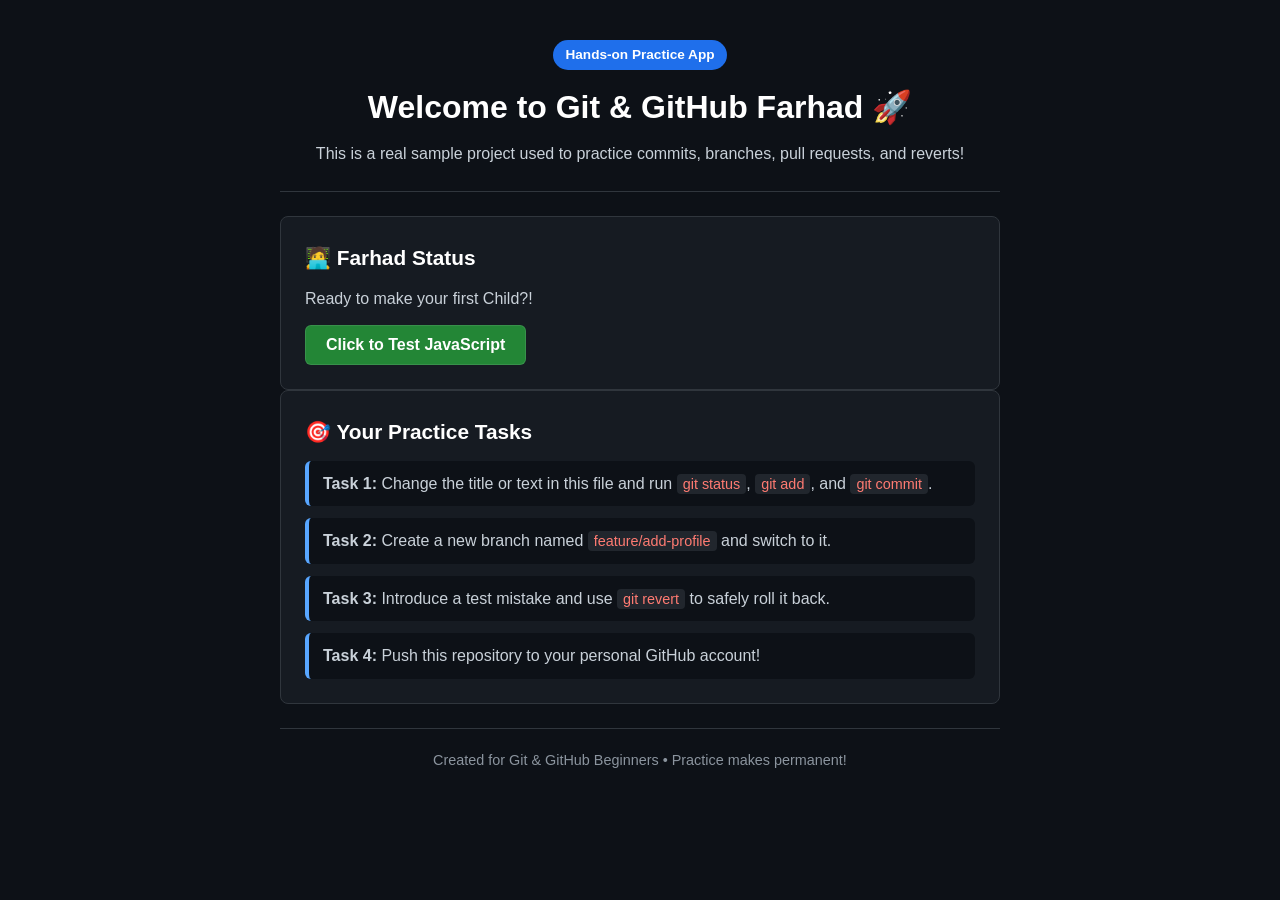
<file: src/index.html>
<!DOCTYPE html>
<html lang="en">
<head>
  <meta charset="UTF-8" />
  <meta name="viewport" content="width=device-width, initial-scale=1.0" />
  <title>Git Practice Playground</title>
  <link rel="stylesheet" href="style.css" />
</head>
<body>
  <div class="container">
    <header>
      <span class="badge">Hands-on Practice App</span>
      <h1>Welcome to Git & GitHub Farhad 🚀</h1>
      <p>This is a real sample project used to practice commits, branches, pull requests, and reverts!</p>
    </header>

    <main>
      <section class="card">
        <h2>🧑‍💻 Farhad Status</h2>
        <p id="dev-status">Ready to make your first Child?!</p>
        <button id="action-btn" class="btn primary">Click to Test JavaScript</button>
      </section>

      <section class="card">
        <h2>🎯 Your Practice Tasks</h2>
        <ul class="task-list">
          <li><strong>Task 1:</strong> Change the title or text in this file and run <code>git status</code>, <code>git add</code>, and <code>git commit</code>.</li>
          <li><strong>Task 2:</strong> Create a new branch named <code>feature/add-profile</code> and switch to it.</li>
          <li><strong>Task 3:</strong> Introduce a test mistake and use <code>git revert</code> to safely roll it back.</li>
          <li><strong>Task 4:</strong> Push this repository to your personal GitHub account!</li>
        </ul>
      </section>
    </main>

    <footer>
      <p>Created for Git & GitHub Beginners • Practice makes permanent!</p>
    </footer>
  </div>
  <script src="app.js"></script>
</body>
</html>
</file>
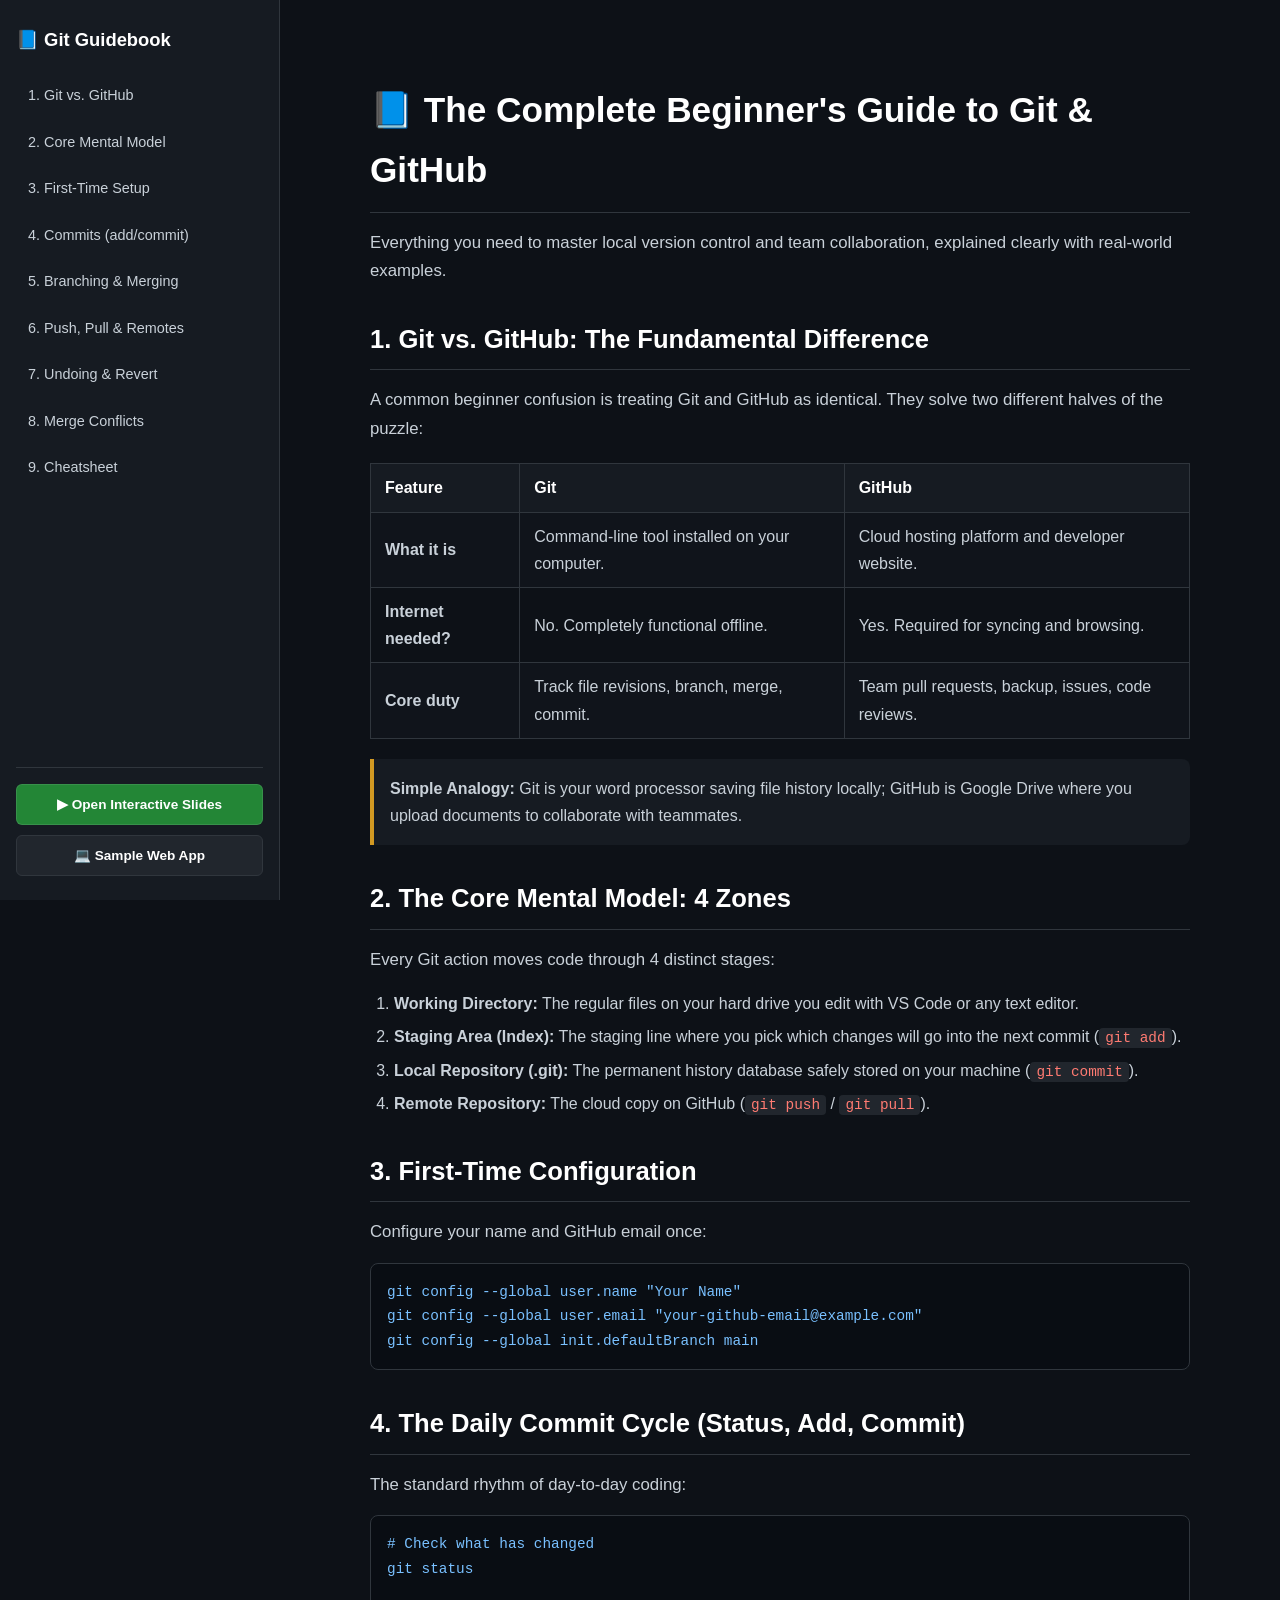
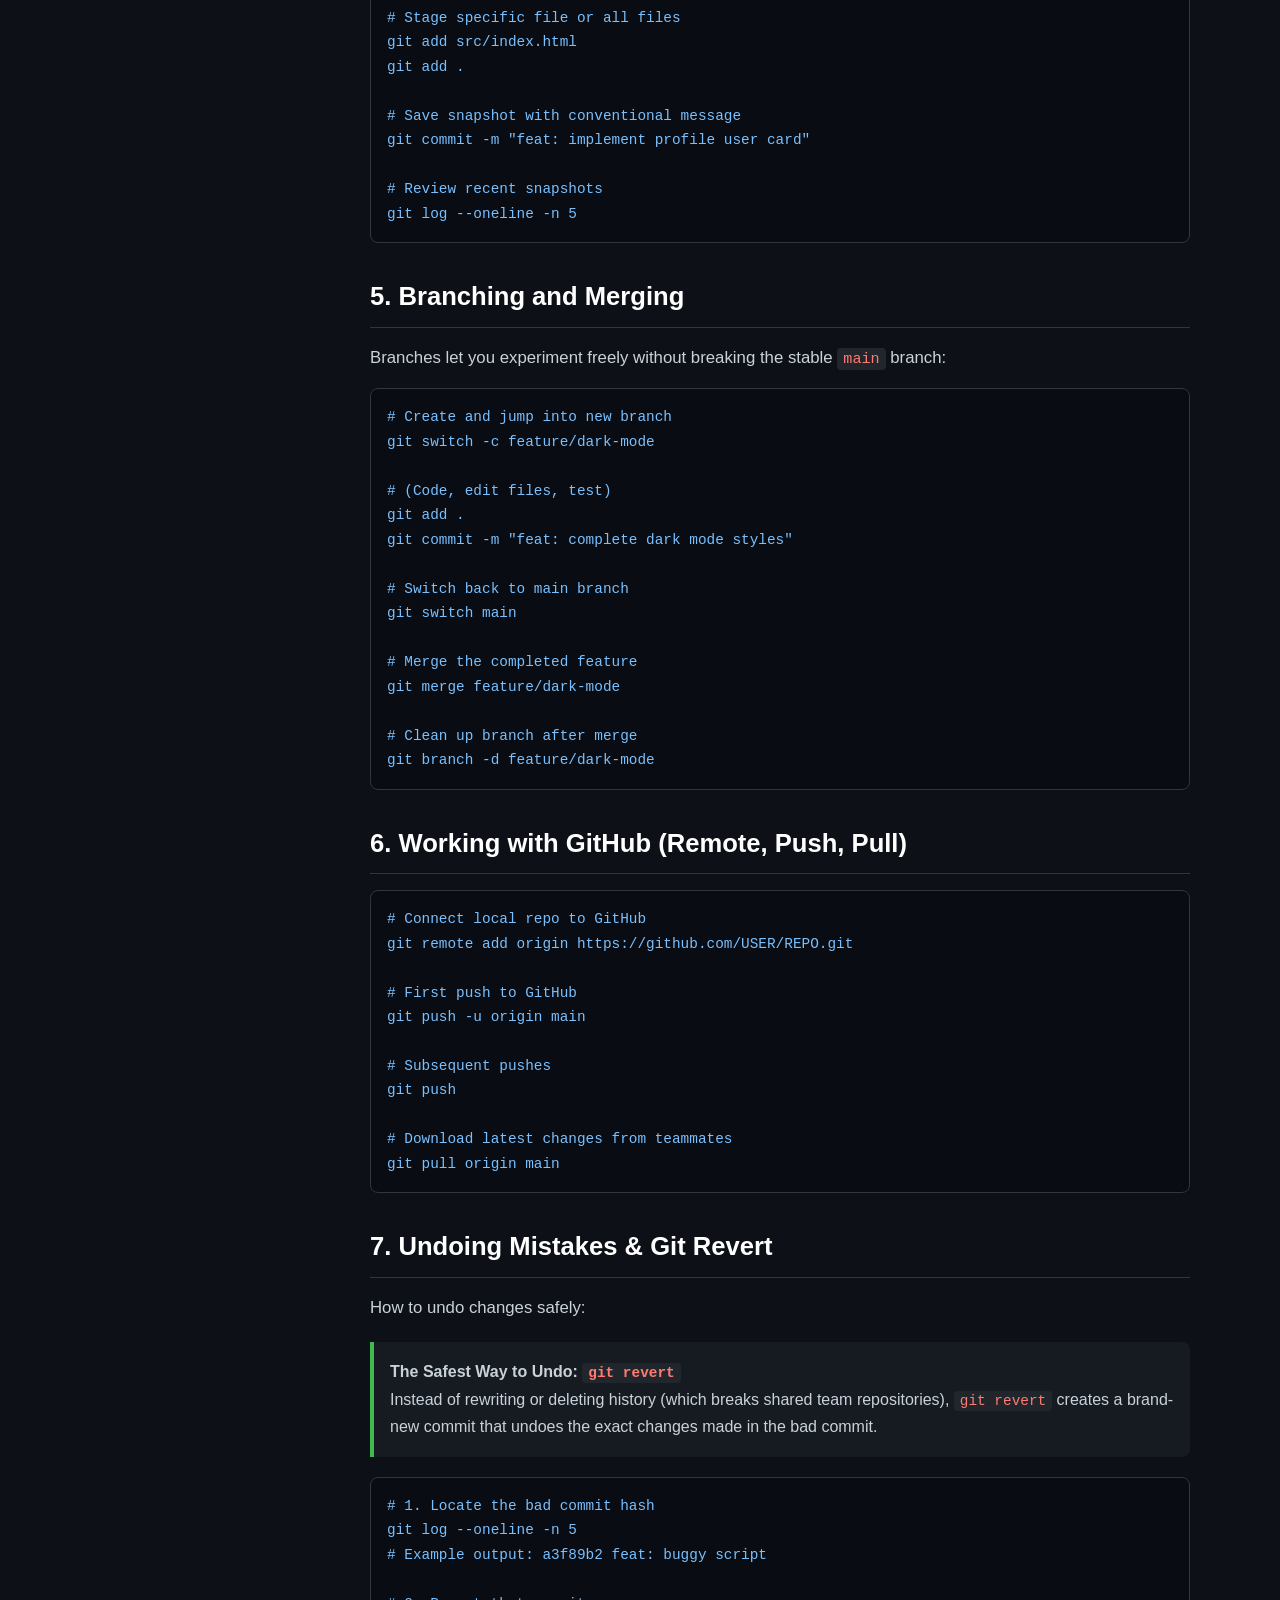
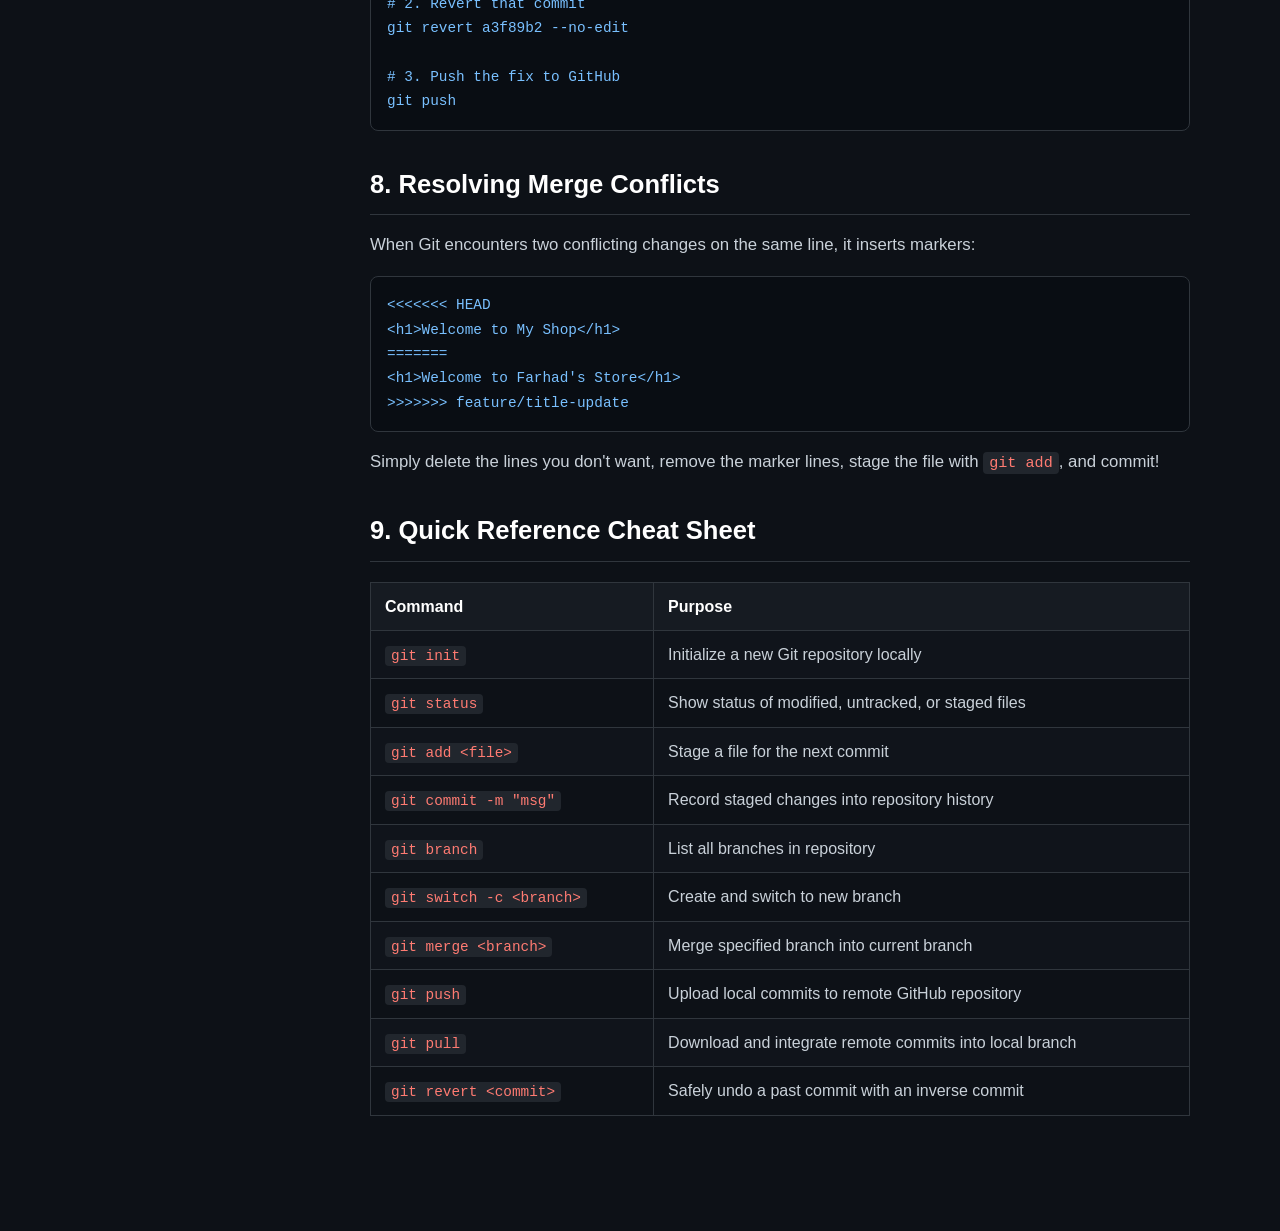
<file: guidebook.html>
<!DOCTYPE html>
<html lang="en">
<head>
  <meta charset="UTF-8">
  <meta name="viewport" content="width=device-width, initial-scale=1.0">
  <title>Git & GitHub Beginner's Handbook</title>
  <style>
    :root {
      --bg: #0d1117;
      --surface: #161b22;
      --border: #30363d;
      --text: #c9d1d9;
      --text-bright: #ffffff;
      --muted: #8b949e;
      --accent: #58a6ff;
      --green: #3fb950;
      --orange: #d29922;
      --red: #ff7b72;
      --sidebar-w: 280px;
    }
    * { box-sizing: border-box; margin: 0; padding: 0; }
    body {
      background: var(--bg);
      color: var(--text);
      font-family: -apple-system, BlinkMacSystemFont, "Segoe UI", Roboto, sans-serif;
      line-height: 1.7;
      display: flex;
    }
    /* Sidebar */
    aside {
      width: var(--sidebar-w);
      height: 100vh;
      position: sticky;
      top: 0;
      background: var(--surface);
      border-right: 1px solid var(--border);
      padding: 24px 16px;
      display: flex;
      flex-direction: column;
      overflow-y: auto;
    }
    aside .brand {
      font-size: 1.15rem;
      font-weight: 700;
      color: var(--text-bright);
      margin-bottom: 20px;
      display: flex;
      align-items: center;
      gap: 10px;
    }
    aside nav {
      display: flex;
      flex-direction: column;
      gap: 6px;
    }
    aside nav a {
      color: var(--text);
      text-decoration: none;
      padding: 8px 12px;
      border-radius: 6px;
      font-size: 0.9rem;
      transition: all 0.15s;
    }
    aside nav a:hover {
      background: #21262d;
      color: var(--accent);
    }
    aside .quick-actions {
      margin-top: auto;
      padding-top: 16px;
      border-top: 1px solid var(--border);
      display: flex;
      flex-direction: column;
      gap: 10px;
    }
    .btn {
      display: inline-block;
      text-align: center;
      padding: 8px 14px;
      border-radius: 6px;
      font-size: 0.85rem;
      font-weight: 600;
      text-decoration: none;
      cursor: pointer;
      border: 1px solid var(--border);
      background: #21262d;
      color: var(--text-bright);
    }
    .btn.primary {
      background: #238636;
      border-color: rgba(240, 246, 252, 0.1);
      color: white;
    }
    .btn:hover { opacity: 0.9; }

    /* Main Content */
    main {
      flex: 1;
      max-width: 900px;
      padding: 48px 40px 100px;
      margin: 0 auto;
    }
    h1, h2, h3 { color: var(--text-bright); margin: 32px 0 16px; }
    h1 { font-size: 2.2rem; border-bottom: 1px solid var(--border); padding-bottom: 12px; }
    h2 { font-size: 1.6rem; border-bottom: 1px solid var(--border); padding-bottom: 8px; }
    h3 { font-size: 1.25rem; }
    p { margin-bottom: 16px; font-size: 1.05rem; }
    ul, ol { margin-bottom: 16px; padding-left: 24px; }
    li { margin-bottom: 6px; }
    code {
      background: #21262d;
      color: var(--red);
      padding: 2px 6px;
      border-radius: 4px;
      font-size: 0.9em;
      font-family: ui-monospace, SFMono-Regular, Menlo, monospace;
    }
    pre {
      background: #090d13;
      border: 1px solid var(--border);
      border-radius: 8px;
      padding: 16px;
      overflow-x: auto;
      margin: 16px 0;
      position: relative;
    }
    pre code {
      background: transparent;
      color: #79c0ff;
      padding: 0;
    }
    .badge {
      display: inline-block;
      padding: 3px 8px;
      border-radius: 12px;
      font-size: 0.75rem;
      font-weight: 600;
      background: #1f6feb;
      color: #fff;
      vertical-align: middle;
      margin-left: 8px;
    }
    .callout {
      background: var(--surface);
      border-left: 4px solid var(--accent);
      border-radius: 0 8px 8px 0;
      padding: 16px;
      margin: 20px 0;
    }
    .callout.green { border-color: var(--green); }
    .callout.orange { border-color: var(--orange); }
    .callout.red { border-color: var(--red); }
    table {
      width: 100%;
      border-collapse: collapse;
      margin: 20px 0;
    }
    th, td {
      border: 1px solid var(--border);
      padding: 10px 14px;
      text-align: left;
    }
    th { background: var(--surface); color: var(--text-bright); }
    tr:nth-child(even) { background: rgba(22, 27, 34, 0.4); }
  </style>
</head>
<body>

  <aside>
    <div class="brand">
      <span>📘 Git Guidebook</span>
    </div>
    <nav>
      <a href="#git-vs-github">1. Git vs. GitHub</a>
      <a href="#mental-model">2. Core Mental Model</a>
      <a href="#config">3. First-Time Setup</a>
      <a href="#commit-cycle">4. Commits (add/commit)</a>
      <a href="#branching">5. Branching & Merging</a>
      <a href="#github-remote">6. Push, Pull & Remotes</a>
      <a href="#git-revert">7. Undoing & Revert</a>
      <a href="#conflicts">8. Merge Conflicts</a>
      <a href="#cheatsheet">9. Cheatsheet</a>
    </nav>
    <div class="quick-actions">
      <a href="slides.html" class="btn primary">▶ Open Interactive Slides</a>
      <a href="src/index.html" class="btn">💻 Sample Web App</a>
    </div>
  </aside>

  <main>
    <h1>📘 The Complete Beginner's Guide to Git & GitHub</h1>
    <p>Everything you need to master local version control and team collaboration, explained clearly with real-world examples.</p>

    <section id="git-vs-github">
      <h2>1. Git vs. GitHub: The Fundamental Difference</h2>
      <p>A common beginner confusion is treating Git and GitHub as identical. They solve two different halves of the puzzle:</p>
      <table>
        <tr>
          <th>Feature</th>
          <th>Git</th>
          <th>GitHub</th>
        </tr>
        <tr>
          <td><strong>What it is</strong></td>
          <td>Command-line tool installed on your computer.</td>
          <td>Cloud hosting platform and developer website.</td>
        </tr>
        <tr>
          <td><strong>Internet needed?</strong></td>
          <td>No. Completely functional offline.</td>
          <td>Yes. Required for syncing and browsing.</td>
        </tr>
        <tr>
          <td><strong>Core duty</strong></td>
          <td>Track file revisions, branch, merge, commit.</td>
          <td>Team pull requests, backup, issues, code reviews.</td>
        </tr>
      </table>
      <div class="callout orange">
        <strong>Simple Analogy:</strong> Git is your word processor saving file history locally; GitHub is Google Drive where you upload documents to collaborate with teammates.
      </div>
    </section>

    <section id="mental-model">
      <h2>2. The Core Mental Model: 4 Zones</h2>
      <p>Every Git action moves code through 4 distinct stages:</p>
      <ol>
        <li><strong>Working Directory:</strong> The regular files on your hard drive you edit with VS Code or any text editor.</li>
        <li><strong>Staging Area (Index):</strong> The staging line where you pick which changes will go into the next commit (<code>git add</code>).</li>
        <li><strong>Local Repository (.git):</strong> The permanent history database safely stored on your machine (<code>git commit</code>).</li>
        <li><strong>Remote Repository:</strong> The cloud copy on GitHub (<code>git push</code> / <code>git pull</code>).</li>
      </ol>
    </section>

    <section id="config">
      <h2>3. First-Time Configuration</h2>
      <p>Configure your name and GitHub email once:</p>
      <pre><code>git config --global user.name "Your Name"
git config --global user.email "your-github-email@example.com"
git config --global init.defaultBranch main</code></pre>
    </section>

    <section id="commit-cycle">
      <h2>4. The Daily Commit Cycle (Status, Add, Commit)</h2>
      <p>The standard rhythm of day-to-day coding:</p>
      <pre><code># Check what has changed
git status

# Stage specific file or all files
git add src/index.html
git add .

# Save snapshot with conventional message
git commit -m "feat: implement profile user card"

# Review recent snapshots
git log --oneline -n 5</code></pre>
    </section>

    <section id="branching">
      <h2>5. Branching and Merging</h2>
      <p>Branches let you experiment freely without breaking the stable <code>main</code> branch:</p>
      <pre><code># Create and jump into new branch
git switch -c feature/dark-mode

# (Code, edit files, test)
git add .
git commit -m "feat: complete dark mode styles"

# Switch back to main branch
git switch main

# Merge the completed feature
git merge feature/dark-mode

# Clean up branch after merge
git branch -d feature/dark-mode</code></pre>
    </section>

    <section id="github-remote">
      <h2>6. Working with GitHub (Remote, Push, Pull)</h2>
      <pre><code># Connect local repo to GitHub
git remote add origin https://github.com/USER/REPO.git

# First push to GitHub
git push -u origin main

# Subsequent pushes
git push

# Download latest changes from teammates
git pull origin main</code></pre>
    </section>

    <section id="git-revert">
      <h2>7. Undoing Mistakes & Git Revert</h2>
      <p>How to undo changes safely:</p>
      <div class="callout green">
        <strong>The Safest Way to Undo: <code>git revert</code></strong><br>
        Instead of rewriting or deleting history (which breaks shared team repositories), <code>git revert</code> creates a brand-new commit that undoes the exact changes made in the bad commit.
      </div>
      <pre><code># 1. Locate the bad commit hash
git log --oneline -n 5
# Example output: a3f89b2 feat: buggy script

# 2. Revert that commit
git revert a3f89b2 --no-edit

# 3. Push the fix to GitHub
git push</code></pre>
    </section>

    <section id="conflicts">
      <h2>8. Resolving Merge Conflicts</h2>
      <p>When Git encounters two conflicting changes on the same line, it inserts markers:</p>
      <pre><code>&lt;&lt;&lt;&lt;&lt;&lt;&lt; HEAD
&lt;h1&gt;Welcome to My Shop&lt;/h1&gt;
=======
&lt;h1&gt;Welcome to Farhad's Store&lt;/h1&gt;
&gt;&gt;&gt;&gt;&gt;&gt;&gt; feature/title-update</code></pre>
      <p>Simply delete the lines you don't want, remove the marker lines, stage the file with <code>git add</code>, and commit!</p>
    </section>

    <section id="cheatsheet">
      <h2>9. Quick Reference Cheat Sheet</h2>
      <table>
        <tr><th>Command</th><th>Purpose</th></tr>
        <tr><td><code>git init</code></td><td>Initialize a new Git repository locally</td></tr>
        <tr><td><code>git status</code></td><td>Show status of modified, untracked, or staged files</td></tr>
        <tr><td><code>git add &lt;file&gt;</code></td><td>Stage a file for the next commit</td></tr>
        <tr><td><code>git commit -m "msg"</code></td><td>Record staged changes into repository history</td></tr>
        <tr><td><code>git branch</code></td><td>List all branches in repository</td></tr>
        <tr><td><code>git switch -c &lt;branch&gt;</code></td><td>Create and switch to new branch</td></tr>
        <tr><td><code>git merge &lt;branch&gt;</code></td><td>Merge specified branch into current branch</td></tr>
        <tr><td><code>git push</code></td><td>Upload local commits to remote GitHub repository</td></tr>
        <tr><td><code>git pull</code></td><td>Download and integrate remote commits into local branch</td></tr>
        <tr><td><code>git revert &lt;commit&gt;</code></td><td>Safely undo a past commit with an inverse commit</td></tr>
      </table>
    </section>
  </main>

</body>
</html>
</file>
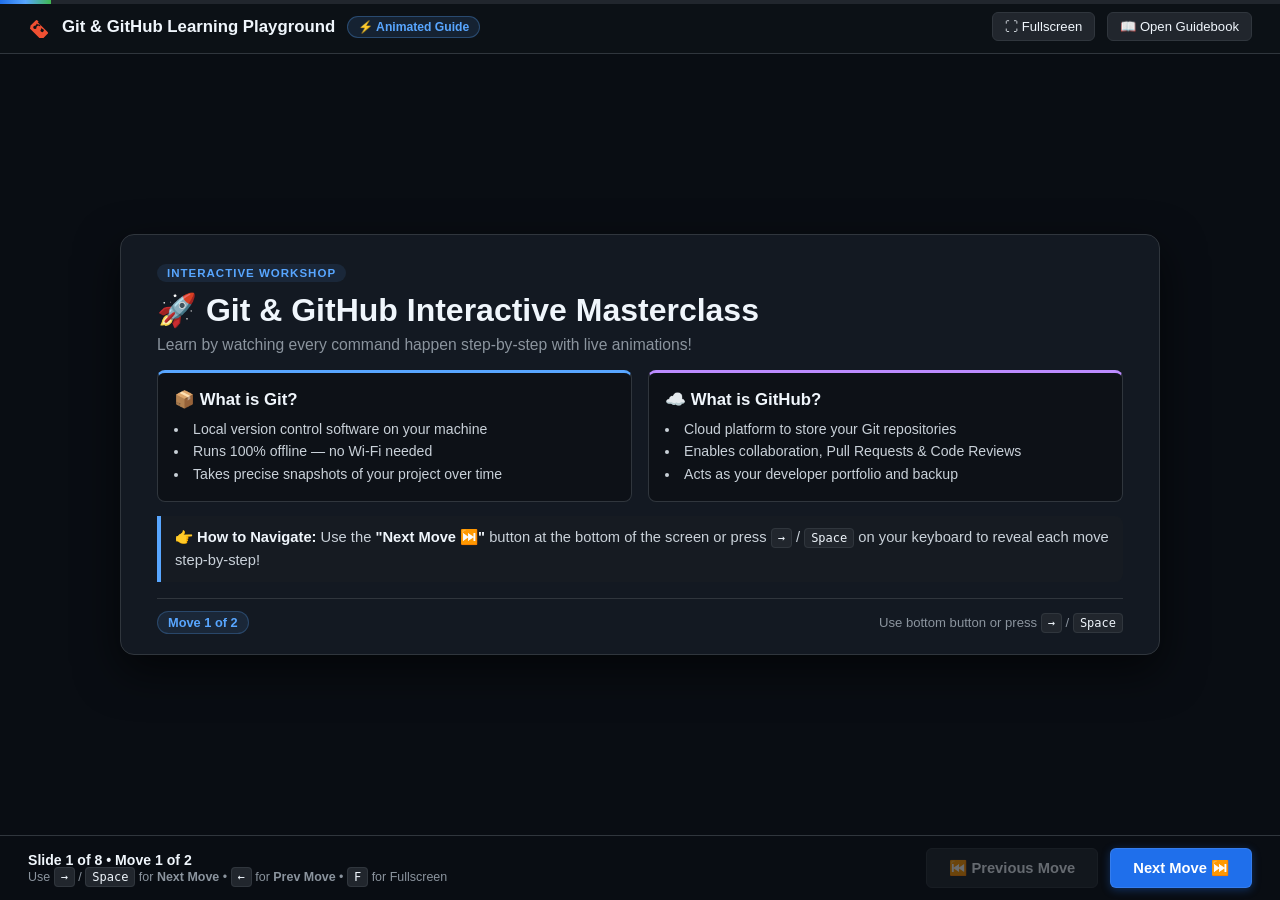
<file: slides.html>
<!DOCTYPE html>
<html lang="en">
<head>
  <meta charset="UTF-8" />
  <meta name="viewport" content="width=device-width, initial-scale=1.0" />
  <title>Git & GitHub Step-by-Step Interactive Learning Deck</title>
  <style>
    :root {
      --bg-dark: #090d13;
      --card-dark: #131922;
      --card-border: #30363d;
      --accent-blue: #58a6ff;
      --accent-green: #3fb950;
      --accent-purple: #bc8cff;
      --accent-orange: #d29922;
      --accent-red: #ff7b72;
      --text-main: #c9d1d9;
      --text-light: #f0f6fc;
      --text-muted: #8b949e;
      --code-bg: #0d1117;
      --term-bg: #04070b;
    }

    * {
      box-sizing: border-box;
      margin: 0;
      padding: 0;
    }

    body {
      background-color: var(--bg-dark);
      color: var(--text-main);
      font-family: -apple-system, BlinkMacSystemFont, "Segoe UI", Roboto, Helvetica, Arial, sans-serif;
      overflow: hidden;
      height: 100vh;
      display: flex;
      flex-direction: column;
      user-select: none;
    }

    /* Top Progress Bar */
    .progress-bar-container {
      width: 100%;
      height: 4px;
      background: #21262d;
      position: absolute;
      top: 0;
      left: 0;
      z-index: 100;
    }
    .progress-bar {
      height: 100%;
      background: linear-gradient(90deg, #1f6feb, #58a6ff, #3fb950);
      width: 10%;
      transition: width 0.3s ease;
    }

    /* Top Navigation Header */
    header {
      padding: 12px 28px;
      display: flex;
      justify-content: space-between;
      align-items: center;
      border-bottom: 1px solid var(--card-border);
      background: rgba(13, 17, 23, 0.95);
      z-index: 50;
    }

    .brand {
      display: flex;
      align-items: center;
      gap: 12px;
      font-weight: 700;
      font-size: 1.05rem;
      color: var(--text-light);
    }

    .git-icon {
      fill: #f05032;
      width: 22px;
      height: 22px;
    }

    .header-controls {
      display: flex;
      gap: 12px;
      align-items: center;
    }

    .mode-badge {
      background: rgba(88, 166, 255, 0.12);
      color: var(--accent-blue);
      border: 1px solid rgba(88, 166, 255, 0.3);
      padding: 3px 10px;
      border-radius: 20px;
      font-size: 0.76rem;
      font-weight: 600;
    }

    button.icon-btn {
      background: #21262d;
      color: var(--text-light);
      border: 1px solid var(--card-border);
      border-radius: 6px;
      padding: 6px 12px;
      cursor: pointer;
      font-size: 0.82rem;
      transition: all 0.2s;
    }
    button.icon-btn:hover {
      background: #30363d;
      border-color: #8b949e;
    }

    /* Slide Stage */
    .deck-container {
      flex: 1;
      display: flex;
      justify-content: center;
      align-items: center;
      padding: 16px 24px;
      position: relative;
      overflow: hidden;
    }

    .slide {
      display: none;
      width: 100%;
      max-width: 1040px;
      background: var(--card-dark);
      border: 1px solid var(--card-border);
      border-radius: 14px;
      padding: 28px 36px 20px;
      box-shadow: 0 16px 44px rgba(0, 0, 0, 0.6);
      max-height: 84vh;
      overflow-y: auto;
      animation: slideIn 0.25s cubic-bezier(0.16, 1, 0.3, 1);
    }

    .slide.active {
      display: block;
    }

    @keyframes slideIn {
      from { opacity: 0; transform: translateY(8px) scale(0.99); }
      to { opacity: 1; transform: translateY(0) scale(1); }
    }

    /* Typography */
    .slide-tag {
      display: inline-block;
      text-transform: uppercase;
      font-size: 0.72rem;
      letter-spacing: 1px;
      font-weight: 700;
      color: var(--accent-blue);
      background: rgba(88, 166, 255, 0.1);
      padding: 3px 10px;
      border-radius: 20px;
      margin-bottom: 8px;
    }

    h1.title {
      font-size: 2rem;
      color: var(--text-light);
      margin-bottom: 6px;
      line-height: 1.25;
    }

    h2.title {
      font-size: 1.6rem;
      color: var(--text-light);
      margin-bottom: 6px;
    }

    .subtitle {
      font-size: 0.98rem;
      color: var(--text-muted);
      margin-bottom: 16px;
    }

    /* Step Timeline Chips (Clickable) */
    .step-stepper {
      display: flex;
      gap: 10px;
      margin: 14px 0 18px;
      flex-wrap: wrap;
    }

    .step-chip {
      padding: 6px 14px;
      border-radius: 20px;
      background: #1c2430;
      border: 1px solid var(--card-border);
      font-size: 0.82rem;
      font-weight: 600;
      color: var(--text-muted);
      cursor: pointer;
      display: flex;
      align-items: center;
      gap: 6px;
      transition: all 0.25s ease;
    }

    .step-chip:hover {
      background: #273344;
      color: var(--text-light);
    }

    .step-chip.active {
      background: #1f6feb;
      border-color: #58a6ff;
      color: #ffffff;
      box-shadow: 0 0 12px rgba(31, 111, 235, 0.45);
      transform: translateY(-2px);
    }

    .step-chip.done {
      background: #162c1e;
      border-color: #2ea043;
      color: #7ee787;
    }

    /* Step Content Area */
    .step-panel {
      display: none;
      animation: fadeInStep 0.25s ease;
    }

    .step-panel.active {
      display: block;
    }

    @keyframes fadeInStep {
      from { opacity: 0; transform: translateY(4px); }
      to { opacity: 1; transform: translateY(0); }
    }

    /* Live Visual Stage Animation Box */
    .interactive-stage {
      background: #090d13;
      border: 1px solid var(--card-border);
      border-radius: 12px;
      padding: 16px 20px;
      margin: 12px 0 16px;
      display: flex;
      align-items: center;
      justify-content: space-between;
      gap: 10px;
      position: relative;
    }

    .stage-zone {
      flex: 1;
      background: #131922;
      border: 2px dashed #30363d;
      border-radius: 10px;
      padding: 12px 10px;
      min-height: 120px;
      display: flex;
      flex-direction: column;
      align-items: center;
      justify-content: flex-start;
      position: relative;
      transition: all 0.3s ease;
    }

    .stage-divider-arrow {
      color: #484f58;
      font-size: 1.2rem;
      font-weight: bold;
      user-select: none;
    }

    .stage-zone.highlight {
      border: 2px solid var(--accent-blue);
      box-shadow: 0 0 16px rgba(88, 166, 255, 0.25);
      background: #17212e;
    }

    .stage-zone.highlight-green {
      border: 2px solid var(--accent-green);
      box-shadow: 0 0 16px rgba(63, 185, 80, 0.25);
      background: #122419;
    }

    .stage-zone.highlight-purple {
      border: 2px solid var(--accent-purple);
      box-shadow: 0 0 16px rgba(188, 140, 255, 0.25);
      background: #23192e;
    }

    .zone-title {
      font-size: 0.74rem;
      font-weight: 700;
      text-transform: uppercase;
      letter-spacing: 0.5px;
      color: var(--text-muted);
      margin-bottom: 8px;
    }

    /* Animated Items */
    .file-badge {
      padding: 6px 12px;
      background: #21262d;
      border: 1px solid var(--card-border);
      border-radius: 6px;
      font-size: 0.8rem;
      font-family: monospace;
      color: var(--text-light);
      display: flex;
      align-items: center;
      gap: 6px;
      transition: all 0.3s cubic-bezier(0.34, 1.56, 0.64, 1);
      margin-top: 4px;
    }

    .file-badge.modified {
      border-color: var(--accent-red);
      color: var(--accent-red);
      background: rgba(255, 123, 114, 0.1);
      animation: pulseRed 2s infinite;
    }

    .file-badge.staged {
      border-color: var(--accent-green);
      color: var(--accent-green);
      background: rgba(63, 185, 80, 0.15);
      animation: bounceIn 0.35s ease;
    }

    .commit-box {
      background: #1f6feb;
      color: white;
      padding: 6px 12px;
      border-radius: 8px;
      font-size: 0.78rem;
      font-weight: 600;
      text-align: center;
      box-shadow: 0 4px 10px rgba(31, 111, 235, 0.3);
      animation: bounceIn 0.35s ease;
      margin-top: 4px;
    }

    .cloud-status {
      display: flex;
      flex-direction: column;
      align-items: center;
      justify-content: center;
      gap: 4px;
      font-size: 0.78rem;
      color: var(--text-muted);
      margin-top: 6px;
    }

    .cloud-status.synced {
      color: var(--accent-green);
      font-weight: 600;
      animation: bounceIn 0.35s ease;
    }

    @keyframes pulseRed {
      0% { box-shadow: 0 0 0 0 rgba(255, 123, 114, 0.4); }
      70% { box-shadow: 0 0 0 8px rgba(255, 123, 114, 0); }
      100% { box-shadow: 0 0 0 0 rgba(255, 123, 114, 0); }
    }

    @keyframes bounceIn {
      0% { transform: scale(0.7); opacity: 0; }
      70% { transform: scale(1.06); }
      100% { transform: scale(1); opacity: 1; }
    }

    /* Terminal Simulation Window */
    .terminal-window {
      background: var(--term-bg);
      border: 1px solid var(--card-border);
      border-radius: 8px;
      overflow: hidden;
      margin-top: 12px;
    }

    .terminal-bar {
      background: #161b22;
      padding: 6px 12px;
      display: flex;
      align-items: center;
      gap: 8px;
      border-bottom: 1px solid var(--card-border);
    }

    .dot {
      width: 9px;
      height: 9px;
      border-radius: 50%;
    }
    .dot.red { background: #ff5f56; }
    .dot.yellow { background: #ffbd2e; }
    .dot.green { background: #27c93f; }

    .terminal-title {
      font-size: 0.72rem;
      color: var(--text-muted);
      margin-left: 6px;
      font-family: monospace;
    }

    .terminal-body {
      padding: 12px 16px;
      font-family: ui-monospace, SFMono-Regular, "SF Mono", Menlo, Consolas, monospace;
      font-size: 0.88rem;
      line-height: 1.55;
      color: #79c0ff;
    }

    .term-prompt { color: var(--accent-green); font-weight: 600; }
    .term-cmd { color: #ffffff; font-weight: 700; }
    .term-out { color: #8b949e; display: block; margin-top: 3px; }

    /* Explanation Cards */
    .action-explainer {
      background: #161b22;
      border-left: 4px solid var(--accent-blue);
      padding: 10px 14px;
      border-radius: 0 8px 8px 0;
      margin-top: 10px;
      font-size: 0.92rem;
      line-height: 1.55;
    }

    .action-explainer strong { color: var(--text-light); }

    /* Slide Card Footer: Clean Status Indicator (NO duplicate buttons) */
    .slide-footer-status {
      display: flex;
      justify-content: space-between;
      align-items: center;
      margin-top: 16px;
      padding-top: 12px;
      border-top: 1px solid var(--card-border);
    }

    .step-pill {
      font-size: 0.8rem;
      font-weight: 600;
      color: var(--accent-blue);
      background: rgba(88, 166, 255, 0.1);
      padding: 3px 10px;
      border-radius: 12px;
      border: 1px solid rgba(88, 166, 255, 0.25);
    }

    .step-prompt-text {
      font-size: 0.82rem;
      color: var(--text-muted);
    }

    /* Fixed Bottom Control Bar (SINGLE Source of Truth for buttons) */
    footer.bottom-bar {
      padding: 12px 28px;
      display: flex;
      justify-content: space-between;
      align-items: center;
      border-top: 1px solid var(--card-border);
      background: var(--bg-dark);
      z-index: 50;
    }

    .bottom-status-block {
      display: flex;
      flex-direction: column;
      gap: 2px;
    }

    .bottom-slide-info {
      font-size: 0.88rem;
      font-weight: 700;
      color: var(--text-light);
    }

    .shortcut-hint {
      font-size: 0.78rem;
      color: var(--text-muted);
    }
    kbd {
      background: #21262d;
      border: 1px solid var(--card-border);
      border-radius: 4px;
      padding: 2px 6px;
      font-size: 0.75rem;
      color: var(--text-light);
    }

    .nav-buttons {
      display: flex;
      gap: 12px;
    }

    .nav-btn {
      padding: 10px 22px;
      font-size: 0.92rem;
      font-weight: 600;
      border-radius: 6px;
      cursor: pointer;
      display: flex;
      align-items: center;
      gap: 6px;
      border: 1px solid var(--card-border);
      transition: all 0.2s ease;
    }

    .nav-btn.prev {
      background: #21262d;
      color: var(--text-light);
    }
    .nav-btn.prev:hover:not(:disabled) {
      background: #30363d;
    }

    .nav-btn.next {
      background: #1f6feb;
      color: #fff;
      border-color: rgba(240, 246, 252, 0.1);
      box-shadow: 0 2px 8px rgba(31, 111, 235, 0.35);
    }
    .nav-btn.next:hover {
      background: #388bfd;
      transform: translateY(-1px);
    }

    /* Redesigned Branch Tree: No Crammed Text! */
    .branch-tree-container {
      background: #090d13;
      border: 1px solid var(--card-border);
      border-radius: 12px;
      padding: 22px 24px 18px;
      margin: 14px 0;
      overflow-x: auto;
    }

    .branch-tree-row {
      display: flex;
      align-items: center;
      justify-content: space-between;
      position: relative;
    }

    .branch-node-wrapper {
      display: flex;
      flex-direction: column;
      align-items: center;
      gap: 8px;
      position: relative;
      z-index: 2;
      min-width: 80px;
    }

    .branch-node {
      width: 44px;
      height: 44px;
      border-radius: 50%;
      background: #21262d;
      border: 2px solid var(--accent-blue);
      display: flex;
      align-items: center;
      justify-content: center;
      font-size: 0.88rem;
      font-weight: 700;
      color: white;
      transition: all 0.3s cubic-bezier(0.34, 1.56, 0.64, 1);
    }

    .branch-node.active-node {
      background: #1f6feb;
      box-shadow: 0 0 16px rgba(31, 111, 235, 0.75);
      transform: scale(1.12);
      border-color: #58a6ff;
    }

    .branch-node.feature-node {
      border-color: var(--accent-purple);
      background: #161224;
      color: var(--accent-purple);
    }
    .branch-node.feature-node.active-node {
      background: #8957e5;
      color: white;
      box-shadow: 0 0 16px rgba(137, 87, 229, 0.75);
      border-color: #d2a8ff;
    }

    .branch-node.revert-node {
      border-color: var(--accent-green);
      background: #122419;
      color: var(--accent-green);
    }
    .branch-node.revert-node.active-node {
      background: #238636;
      color: white;
      box-shadow: 0 0 16px rgba(35, 134, 54, 0.75);
      border-color: #56d364;
    }

    .branch-node.bug-node {
      border-color: var(--accent-red);
      background: rgba(255, 123, 114, 0.15);
      color: var(--accent-red);
    }

    .branch-node-label {
      font-size: 0.74rem;
      font-weight: 600;
      color: var(--text-muted);
      background: #161b22;
      border: 1px solid var(--card-border);
      padding: 3px 8px;
      border-radius: 12px;
      white-space: nowrap;
      transition: all 0.25s ease;
      text-align: center;
    }

    .branch-node-label.active-label {
      color: #ffffff;
      border-color: var(--accent-blue);
      background: rgba(31, 111, 235, 0.25);
    }

    .branch-node-label.purple {
      color: var(--accent-purple);
      border-color: rgba(188, 140, 255, 0.4);
    }

    .branch-node-label.green {
      color: var(--accent-green);
      border-color: rgba(63, 185, 80, 0.4);
    }

    .branch-node-label.red {
      color: var(--accent-red);
      border-color: rgba(255, 123, 114, 0.4);
    }

    .branch-connector-line {
      height: 3px;
      background: var(--card-border);
      flex: 1;
      margin: 0 4px;
      margin-bottom: 26px; /* align with circles */
      transition: all 0.3s ease;
    }

    .branch-connector-line.active-line {
      background: var(--accent-blue);
      box-shadow: 0 0 8px rgba(88, 166, 255, 0.5);
    }

    /* Grid comparison */
    .grid-2 {
      display: grid;
      grid-template-columns: 1fr 1fr;
      gap: 16px;
      margin: 14px 0;
    }

    .info-card {
      background: #0d1117;
      border: 1px solid var(--card-border);
      border-radius: 8px;
      padding: 16px;
    }
    .info-card.blue { border-top: 3px solid var(--accent-blue); }
    .info-card.green { border-top: 3px solid var(--accent-green); }
    .info-card.purple { border-top: 3px solid var(--accent-purple); }
    .info-card.red { border-top: 3px solid var(--accent-red); }

    .info-card h4 {
      color: var(--text-light);
      margin-bottom: 8px;
      font-size: 1.05rem;
    }

    .info-card ul {
      list-style-position: inside;
      font-size: 0.88rem;
      line-height: 1.6;
    }

    /* Doctor Strange Meme Card for Branching Humor */
    .meme-card {
      display: flex;
      align-items: center;
      gap: 14px;
      background: linear-gradient(135deg, rgba(137, 87, 229, 0.15), rgba(31, 111, 235, 0.1));
      border: 1px solid rgba(188, 140, 255, 0.35);
      border-radius: 10px;
      padding: 10px 14px;
      margin: 10px 0 14px;
    }

    .meme-img-container {
      position: relative;
      flex-shrink: 0;
      width: 130px;
      height: 85px;
      border-radius: 8px;
      overflow: hidden;
      border: 1px solid rgba(188, 140, 255, 0.5);
      box-shadow: 0 4px 12px rgba(0, 0, 0, 0.6);
    }

    .meme-img {
      width: 100%;
      height: 100%;
      object-fit: cover;
      display: block;
    }

    .meme-caption {
      position: absolute;
      bottom: 0;
      left: 0;
      right: 0;
      background: rgba(0, 0, 0, 0.82);
      font-size: 0.62rem;
      font-weight: 700;
      color: #ffbd2e;
      text-align: center;
      padding: 2px 4px;
      letter-spacing: 0.3px;
    }

    .meme-text {
      flex: 1;
    }

    .meme-tag {
      font-size: 0.72rem;
      font-weight: 800;
      color: var(--accent-purple);
      text-transform: uppercase;
      letter-spacing: 0.6px;
      display: block;
      margin-bottom: 3px;
    }

    .meme-text p {
      font-size: 0.84rem;
      color: var(--text-light);
      line-height: 1.4;
      margin: 0;
    }

    .sorcerer-tip {
      background: rgba(210, 153, 34, 0.12);
      border: 1px solid rgba(210, 153, 34, 0.35);
      border-radius: 8px;
      padding: 8px 12px;
      font-size: 0.82rem;
      color: #e3b341;
      margin: 10px 0 6px;
      display: flex;
      align-items: center;
      gap: 8px;
    }
  </style>
</head>
<body>

  <!-- Top Progress Bar -->
  <div class="progress-bar-container">
    <div id="progress-bar" class="progress-bar"></div>
  </div>

  <!-- Header -->
  <header>
    <div class="brand">
      <svg class="git-icon" viewBox="0 0 24 24"><path d="M2.6 10.59L8.38 4.8a1.37 1.37 0 0 1 1.94 0l1.24 1.25L9.64 8a1.73 1.73 0 0 0-.48 1.48L7.9 10.74a1.73 1.73 0 1 0 1.25 1.25l1.24-1.25a1.72 1.72 0 0 0 1.5-.47l2.84 2.84a1.7 1.7 0 0 0-.47 1.5 1.73 1.73 0 1 0 1.48-.48l-2.84-2.84a1.72 1.72 0 0 0 .47-1.5 1.73 1.73 0 0 0-1.48-.48L10.66 9.3a1.73 1.73 0 0 0-1.25-1.25L10.65 6.8l10.75 10.75a1.37 1.37 0 0 1 0 1.94l-5.78 5.79a1.37 1.37 0 0 1-1.94 0L2.6 14.21a1.37 1.37 0 0 1 0-1.94z"/></svg>
      <span>Git & GitHub Learning Playground</span>
      <span class="mode-badge">⚡ Animated Guide</span>
    </div>
    <div class="header-controls">
      <button class="icon-btn" onclick="toggleFullscreen()">⛶ Fullscreen</button>
      <a href="GUIDEBOOK.md" target="_blank" style="text-decoration:none;"><button class="icon-btn">📖 Open Guidebook</button></a>
    </div>
  </header>

  <!-- Main Slides Container -->
  <div class="deck-container">

    <!-- ==================== SLIDE 1: WELCOME ==================== -->
    <div class="slide active" data-steps="2">
      <span class="slide-tag">Interactive Workshop</span>
      <h1 class="title">🚀 Git & GitHub Interactive Masterclass</h1>
      <p class="subtitle">Learn by watching every command happen step-by-step with live animations!</p>

      <!-- Step 0 -->
      <div class="step-panel active" data-step-index="0">
        <div class="grid-2">
          <div class="info-card blue">
            <h4>📦 What is Git?</h4>
            <ul>
              <li>Local version control software on your machine</li>
              <li>Runs 100% offline — no Wi-Fi needed</li>
              <li>Takes precise snapshots of your project over time</li>
            </ul>
          </div>
          <div class="info-card purple">
            <h4>☁️ What is GitHub?</h4>
            <ul>
              <li>Cloud platform to store your Git repositories</li>
              <li>Enables collaboration, Pull Requests & Code Reviews</li>
              <li>Acts as your developer portfolio and backup</li>
            </ul>
          </div>
        </div>
        <div class="action-explainer">
          👉 <strong>How to Navigate:</strong> Use the <strong>"Next Move ⏭️"</strong> button at the bottom of the screen or press <kbd>→</kbd> / <kbd>Space</kbd> on your keyboard to reveal each move step-by-step!
        </div>
      </div>

      <!-- Step 1 -->
      <div class="step-panel" data-step-index="1">
        <div class="info-card green">
          <h4>🎯 What You Will Master In This Deck</h4>
          <ul style="line-height: 1.8; margin-top: 6px;">
            <li>1️⃣ <strong>The Push Pipeline:</strong> File edit ➔ <code>git add</code> ➔ <code>git commit</code> ➔ <code>git push</code></li>
            <li>2️⃣ <strong>Branching:</strong> Create parallel universes with <code>git switch -c</code></li>
            <li>3️⃣ <strong>Merging:</strong> Bringing features back into <code>main</code> safely</li>
            <li>4️⃣ <strong>Pulling:</strong> Syncing updates from teammates on GitHub</li>
            <li>5️⃣ <strong>Safe Revert:</strong> Undo bugs without destroying commit history</li>
            <li>6️⃣ <strong>Git Stash:</strong> Temporarily pocket half-done work without committing</li>
          </ul>
        </div>
        <div class="action-explainer">
          Ready to begin? Click <strong>"Next Move ⏭️"</strong> to start the animated Push pipeline!
        </div>
      </div>

      <div class="slide-footer-status">
        <span class="step-pill" id="s1-tracker">Move 1 of 2</span>
        <span class="step-prompt-text">Use bottom button or press <kbd>→</kbd> / <kbd>Space</kbd></span>
      </div>
    </div>

    <!-- ==================== SLIDE 2: THE PUSH PIPELINE ==================== -->
    <div class="slide" data-steps="4">
      <span class="slide-tag">Animated Pipeline #1</span>
      <h2 class="title">📦 How to Push: Step-by-Step Flow</h2>
      <p class="subtitle">Watch the file move through the 4 zones on each click:</p>

      <!-- Stepper Chips -->
      <div class="step-stepper" id="s2-chips">
        <div class="step-chip active" onclick="jumpToSubStep(0)">1. Edit File</div>
        <div class="step-chip" onclick="jumpToSubStep(1)">2. git add .</div>
        <div class="step-chip" onclick="jumpToSubStep(2)">3. git commit</div>
        <div class="step-chip" onclick="jumpToSubStep(3)">4. git push</div>
      </div>

      <!-- Animated Stage -->
      <div class="interactive-stage">
        <div class="stage-zone" id="s2-zone-work">
          <span class="zone-title">1. Working Tree</span>
          <div id="s2-file-work" class="file-badge modified">
            📄 index.html <span style="font-size:0.7rem; color:#ff7b72;">[+3 -1]</span>
          </div>
        </div>

        <div class="stage-divider-arrow">➔</div>

        <div class="stage-zone" id="s2-zone-stage">
          <span class="zone-title">2. Staging Area</span>
          <div id="s2-file-stage" style="display:none;" class="file-badge staged">
            ✅ index.html (ready)
          </div>
        </div>

        <div class="stage-divider-arrow">➔</div>

        <div class="stage-zone" id="s2-zone-repo">
          <span class="zone-title">3. Local Repo</span>
          <div id="s2-file-commit" style="display:none;" class="commit-box">
            🔖 [c8f2a1]<br><span style="font-size:0.7rem;">feat: login</span>
          </div>
        </div>

        <div class="stage-divider-arrow">➔</div>

        <div class="stage-zone" id="s2-zone-cloud">
          <span class="zone-title">4. GitHub Cloud</span>
          <div id="s2-cloud-status" class="cloud-status">
            <span style="font-size:1.6rem;">☁️</span>
            <span id="s2-cloud-text">Awaiting Push...</span>
          </div>
        </div>
      </div>

      <!-- Step 0: Edit -->
      <div class="step-panel active" data-step-index="0">
        <div class="terminal-window">
          <div class="terminal-bar">
            <span class="dot red"></span><span class="dot yellow"></span><span class="dot green"></span>
            <span class="terminal-title">bash — status check</span>
          </div>
          <div class="terminal-body">
            <span class="term-prompt">user@mac:~$ </span><span class="term-cmd">git status</span><br>
            <span class="term-out">On branch main</span>
            <span class="term-out">Changes not staged for commit:</span>
            <span class="term-out" style="color:var(--accent-red);">&nbsp;&nbsp;modified: &nbsp;src/index.html</span>
          </div>
        </div>
        <div class="action-explainer">
          <strong>Move 1:</strong> You modified <code>src/index.html</code> in your editor. It's in your <strong>Working Directory</strong> (red/unstaged). Git sees the change, but it isn't ready for commit yet.
        </div>
      </div>

      <!-- Step 1: Add -->
      <div class="step-panel" data-step-index="1">
        <div class="terminal-window">
          <div class="terminal-bar">
            <span class="dot red"></span><span class="dot yellow"></span><span class="dot green"></span>
            <span class="terminal-title">bash — stage changes</span>
          </div>
          <div class="terminal-body">
            <span class="term-prompt">user@mac:~$ </span><span class="term-cmd">git add src/index.html</span><br>
            <span class="term-prompt">user@mac:~$ </span><span class="term-cmd">git status</span><br>
            <span class="term-out">Changes to be committed:</span>
            <span class="term-out" style="color:var(--accent-green);">&nbsp;&nbsp;modified: &nbsp;src/index.html</span>
          </div>
        </div>
        <div class="action-explainer">
          <strong>Move 2:</strong> Running <code>git add .</code> (or <code>git add src/index.html</code>) stages the file! It turns green and is now drafted for the snapshot.
        </div>
      </div>

      <!-- Step 2: Commit -->
      <div class="step-panel" data-step-index="2">
        <div class="terminal-window">
          <div class="terminal-bar">
            <span class="dot red"></span><span class="dot yellow"></span><span class="dot green"></span>
            <span class="terminal-title">bash — record snapshot</span>
          </div>
          <div class="terminal-body">
            <span class="term-prompt">user@mac:~$ </span><span class="term-cmd">git commit -m "feat: add user login form"</span><br>
            <span class="term-out">[main c8f2a1] feat: add user login form</span>
            <span class="term-out">&nbsp;1 file changed, 3 insertions(+), 1 deletion(-)</span>
          </div>
        </div>
        <div class="action-explainer">
          <strong>Move 3:</strong> Running <code>git commit</code> packages the staged files into a permanent snapshot stored in your <strong>Local Repository</strong> with hash <code>c8f2a1</code>.
        </div>
      </div>

      <!-- Step 3: Push -->
      <div class="step-panel" data-step-index="3">
        <div class="terminal-window">
          <div class="terminal-bar">
            <span class="dot red"></span><span class="dot yellow"></span><span class="dot green"></span>
            <span class="terminal-title">bash — sync with GitHub</span>
          </div>
          <div class="terminal-body">
            <span class="term-prompt">user@mac:~$ </span><span class="term-cmd">git push origin main</span><br>
            <span class="term-out">Writing objects: 100% (3/3), 320 bytes, done.</span>
            <span class="term-out">To https://github.com/farhadlafarie/github-beginner-kit.git</span>
            <span class="term-out" style="color:var(--accent-green);">&nbsp;&nbsp;main -> main</span>
          </div>
        </div>
        <div class="action-explainer">
          <strong>Move 4:</strong> Running <code>git push origin main</code> uploads your local commit to <strong>GitHub Cloud</strong>! Your code is now safely backed up and visible to your team.
        </div>
      </div>

      <div class="slide-footer-status">
        <span class="step-pill" id="s2-tracker">Move 1 of 4: Edit File</span>
        <span class="step-prompt-text">Click chips above or Next Move below</span>
      </div>
    </div>

    <!-- ==================== SLIDE 3: BRANCHING ==================== -->
    <div class="slide" data-steps="4">
      <span class="slide-tag">Animated Feature Flow #2</span>
      <h2 class="title">🌿 Branching: Work in Parallel Universes</h2>
      <p class="subtitle">Never break production! Watch how a branch diverts work safely:</p>

      <!-- Doctor Strange Parallel Universe Meme for Humor -->
      <div class="meme-card">
        <div class="meme-img-container">
          <img src="assets/doctor-strange.jpg" alt="Doctor Strange Multiverse" class="meme-img" />
          <div class="meme-caption">14,000,605 branches</div>
        </div>
        <div class="meme-text">
          <span class="meme-tag">🧙 Doctor Strange's Multiverse Law</span>
          <p><em>"I went forward in time to view 14,000,605 parallel branches... in only one did the code compile on the first try!"</em></p>
          <p style="margin-top:3px; font-size:0.78rem; color:var(--text-muted);">In Git, branches are parallel dimensions. Experiment, break things, cast spells—your <code>main</code> timeline remains safe!</p>
        </div>
      </div>

      <!-- Stepper Chips -->
      <div class="step-stepper" id="s3-chips">
        <div class="step-chip active" onclick="jumpToSubStep(0)">1. On Main</div>
        <div class="step-chip" onclick="jumpToSubStep(1)">2. Create Branch</div>
        <div class="step-chip" onclick="jumpToSubStep(2)">3. Commit on Branch</div>
        <div class="step-chip" onclick="jumpToSubStep(3)">4. Switch Back to Main</div>
      </div>

      <!-- Clean Redesigned Branch Visual -->
      <div class="branch-tree-container">
        <div class="branch-tree-row">
          <!-- C1 -->
          <div class="branch-node-wrapper">
            <div class="branch-node active-node">C1</div>
            <span class="branch-node-label">base</span>
          </div>

          <div class="branch-connector-line active-line"></div>

          <!-- C2 -->
          <div class="branch-node-wrapper">
            <div class="branch-node active-node">C2</div>
            <span class="branch-node-label">stable</span>
          </div>

          <div class="branch-connector-line active-line"></div>

          <!-- C3 (main) -->
          <div class="branch-node-wrapper">
            <div class="branch-node active-node" id="s3-n3">C3</div>
            <span class="branch-node-label active-label" id="s3-label-main">main branch</span>
          </div>

          <div class="branch-connector-line" id="s3-line-f"></div>

          <!-- F1 (feature) -->
          <div class="branch-node-wrapper">
            <div class="branch-node feature-node" id="s3-n4" style="opacity:0.25;">F1</div>
            <span class="branch-node-label purple" id="s3-label-feat" style="opacity:0.35;">feature/dark-mode</span>
          </div>
        </div>
      </div>

      <!-- Step 0 -->
      <div class="step-panel active" data-step-index="0">
        <div class="terminal-window">
          <div class="terminal-bar">
            <span class="dot red"></span><span class="dot yellow"></span><span class="dot green"></span>
            <span class="terminal-title">bash — check branch</span>
          </div>
          <div class="terminal-body">
            <span class="term-prompt">user@mac:~$ </span><span class="term-cmd">git branch</span><br>
            <span class="term-out" style="color:var(--accent-green);">* main</span>
          </div>
        </div>
        <div class="action-explainer">
          <strong>Move 1:</strong> You are standing on the <code>main</code> branch at commit <code>C3</code>. Any changes directly made here risk breaking your production site.
        </div>
      </div>

      <!-- Step 1 -->
      <div class="step-panel" data-step-index="1">
        <div class="terminal-window">
          <div class="terminal-bar">
            <span class="dot red"></span><span class="dot yellow"></span><span class="dot green"></span>
            <span class="terminal-title">bash — branch creation</span>
          </div>
          <div class="terminal-body">
            <span class="term-prompt">user@mac:~$ </span><span class="term-cmd">git switch -c feature/dark-mode</span><br>
            <span class="term-out">Switched to a new branch 'feature/dark-mode'</span>
          </div>
        </div>
        <div class="action-explainer">
          <strong>Move 2:</strong> <code>git switch -c feature/dark-mode</code> spawns a new branch pointer right where you are. You have entered a safe sandbox!
        </div>
      </div>

      <!-- Step 2 -->
      <div class="step-panel" data-step-index="2">
        <div class="terminal-window">
          <div class="terminal-bar">
            <span class="dot red"></span><span class="dot yellow"></span><span class="dot green"></span>
            <span class="terminal-title">bash — commit on branch</span>
          </div>
          <div class="terminal-body">
            <span class="term-prompt">user@mac:~$ </span><span class="term-cmd">git add style.css && git commit -m "feat: add dark theme colors"</span><br>
            <span class="term-out">[feature/dark-mode 7e4a19] feat: add dark theme colors</span>
          </div>
        </div>
        <div class="action-explainer">
          <strong>Move 3:</strong> You make commit <code>F1</code>. Notice that <code>F1</code> exists ONLY on the <code>feature/dark-mode</code> branch! <code>main</code> is completely untouched.
        </div>
      </div>

      <!-- Step 3 -->
      <div class="step-panel" data-step-index="3">
        <div class="terminal-window">
          <div class="terminal-bar">
            <span class="dot red"></span><span class="dot yellow"></span><span class="dot green"></span>
            <span class="terminal-title">bash — return to main</span>
          </div>
          <div class="terminal-body">
            <span class="term-prompt">user@mac:~$ </span><span class="term-cmd">git switch main</span><br>
            <span class="term-out">Switched to branch 'main'</span>
          </div>
        </div>
        <div class="action-explainer">
          <strong>Move 4:</strong> You switch back to <code>main</code>. In your editor, the dark mode code temporarily disappears! It is safely stored inside <code>feature/dark-mode</code> awaiting a merge.
        </div>
      </div>

      <div class="slide-footer-status">
        <span class="step-pill" id="s3-tracker">Move 1 of 4: On Main</span>
        <span class="step-prompt-text">Click chips above or Next Move below</span>
      </div>
    </div>

    <!-- ==================== SLIDE 4: MERGING ==================== -->
    <div class="slide" data-steps="3">
      <span class="slide-tag">Animated Integration Flow #3</span>
      <h2 class="title">🔀 Merging: Combining Feature into Main</h2>
      <p class="subtitle">Once your feature is tested and reviewed, bring it back into production:</p>

      <div class="step-stepper" id="s4-chips">
        <div class="step-chip active" onclick="jumpToSubStep(0)">1. Switch to Target (main)</div>
        <div class="step-chip" onclick="jumpToSubStep(1)">2. git merge</div>
        <div class="step-chip" onclick="jumpToSubStep(2)">3. Clean Up Branch</div>
      </div>

      <div class="branch-tree-container">
        <div class="branch-tree-row">
          <!-- C3 -->
          <div class="branch-node-wrapper">
            <div class="branch-node active-node">C3</div>
            <span class="branch-node-label active-label">main</span>
          </div>

          <div class="branch-connector-line active-line"></div>

          <!-- F1 -->
          <div class="branch-node-wrapper">
            <div class="branch-node feature-node active-node" id="s4-feat-node">F1</div>
            <span class="branch-node-label purple" id="s4-feat-label">feature/dark-mode</span>
          </div>

          <div class="branch-connector-line" id="s4-merge-line"></div>

          <!-- M1 -->
          <div class="branch-node-wrapper">
            <div class="branch-node active-node" id="s4-merge-node" style="opacity:0.25;">M1</div>
            <span class="branch-node-label green" id="s4-merge-label" style="opacity:0.35;">Merged into main</span>
          </div>
        </div>
      </div>

      <!-- Step 0 -->
      <div class="step-panel active" data-step-index="0">
        <div class="terminal-window">
          <div class="terminal-bar">
            <span class="dot red"></span><span class="dot yellow"></span><span class="dot green"></span>
            <span class="terminal-title">bash — verify active branch</span>
          </div>
          <div class="terminal-body">
            <span class="term-prompt">user@mac:~$ </span><span class="term-cmd">git switch main</span><br>
            <span class="term-out">Already on 'main'</span>
          </div>
        </div>
        <div class="action-explainer">
          <strong>Rule of Merging:</strong> Always stand on the branch you want to receive the changes (in this case, <code>main</code>)!
        </div>
      </div>

      <!-- Step 1 -->
      <div class="step-panel" data-step-index="1">
        <div class="terminal-window">
          <div class="terminal-bar">
            <span class="dot red"></span><span class="dot yellow"></span><span class="dot green"></span>
            <span class="terminal-title">bash — merge</span>
          </div>
          <div class="terminal-body">
            <span class="term-prompt">user@mac:~$ </span><span class="term-cmd">git merge feature/dark-mode</span><br>
            <span class="term-out">Updating c8f2a1..7e4a19</span>
            <span class="term-out" style="color:var(--accent-green);">Fast-forward</span>
            <span class="term-out">&nbsp;style.css | 18 ++++++++++++++++++</span>
          </div>
        </div>
        <div class="action-explainer">
          <strong>Merge Executed:</strong> Git brings commit <code>F1</code> into <code>main</code>. Now <code>main</code> contains the dark mode styles!
        </div>
      </div>

      <!-- Step 2 -->
      <div class="step-panel" data-step-index="2">
        <div class="terminal-window">
          <div class="terminal-bar">
            <span class="dot red"></span><span class="dot yellow"></span><span class="dot green"></span>
            <span class="terminal-title">bash — branch deletion</span>
          </div>
          <div class="terminal-body">
            <span class="term-prompt">user@mac:~$ </span><span class="term-cmd">git branch -d feature/dark-mode</span><br>
            <span class="term-out">Deleted branch feature/dark-mode (was 7e4a19).</span>
          </div>
        </div>
        <div class="action-explainer">
          <strong>Housekeeping:</strong> Once merged, delete the feature branch so your repository stays tidy and uncluttered.
        </div>
      </div>

      <div class="slide-footer-status">
        <span class="step-pill" id="s4-tracker">Move 1 of 3: Switch to Target</span>
        <span class="step-prompt-text">Click chips above or Next Move below</span>
      </div>
    </div>

    <!-- ==================== SLIDE 5: PULLING ==================== -->
    <div class="slide" data-steps="3">
      <span class="slide-tag">Animated Collaboration Flow #4</span>
      <h2 class="title">⬇️ Pulling: Syncing Team Commits from GitHub</h2>
      <p class="subtitle">What happens when someone pushes to GitHub and you need their updates?</p>

      <div class="step-stepper" id="s5-chips">
        <div class="step-chip active" onclick="jumpToSubStep(0)">1. Teammate Pushes to GitHub</div>
        <div class="step-chip" onclick="jumpToSubStep(1)">2. git fetch (Download)</div>
        <div class="step-chip" onclick="jumpToSubStep(2)">3. git merge (Integrate)</div>
      </div>

      <div class="interactive-stage">
        <div class="stage-zone highlight-purple" id="s5-cloud-zone">
          <span class="zone-title">GitHub Cloud</span>
          <div class="commit-box" style="background:#8957e5;">
            🔖 [d4e9b1]<br><span style="font-size:0.7rem;">teammate: add footer</span>
          </div>
        </div>

        <div class="stage-divider-arrow" id="s5-arrow">⬇️</div>

        <div class="stage-zone" id="s5-local-zone">
          <span class="zone-title">Local Repo (.git)</span>
          <div id="s5-local-box" class="commit-box" style="display:none;">
            📥 [d4e9b1] Downloaded!
          </div>
        </div>

        <div class="stage-divider-arrow">➔</div>

        <div class="stage-zone" id="s5-work-zone">
          <span class="zone-title">Working Files</span>
          <div id="s5-work-box" class="file-badge" style="display:none; color:var(--accent-green);">
            ✨ footer.html (Updated)
          </div>
        </div>
      </div>

      <!-- Step 0 -->
      <div class="step-panel active" data-step-index="0">
        <div class="action-explainer">
          <strong>Move 1:</strong> Your teammate committed and pushed commit <code>[d4e9b1]</code> to GitHub. Your computer doesn't know about it yet!
        </div>
      </div>

      <!-- Step 1 -->
      <div class="step-panel" data-step-index="1">
        <div class="terminal-window">
          <div class="terminal-bar">
            <span class="dot red"></span><span class="dot yellow"></span><span class="dot green"></span>
            <span class="terminal-title">bash — fetch</span>
          </div>
          <div class="terminal-body">
            <span class="term-prompt">user@mac:~$ </span><span class="term-cmd">git fetch origin</span><br>
            <span class="term-out">From https://github.com/farhadlafarie/github-beginner-kit</span>
            <span class="term-out">&nbsp;&nbsp;main -> origin/main (new commits detected)</span>
          </div>
        </div>
        <div class="action-explainer">
          <strong>Move 2 (Fetch):</strong> <code>git fetch</code> downloads the commits into your local cache without touching your editor files yet.
        </div>
      </div>

      <!-- Step 2 -->
      <div class="step-panel" data-step-index="2">
        <div class="terminal-window">
          <div class="terminal-bar">
            <span class="dot red"></span><span class="dot yellow"></span><span class="dot green"></span>
            <span class="terminal-title">bash — pull</span>
          </div>
          <div class="terminal-body">
            <span class="term-prompt">user@mac:~$ </span><span class="term-cmd">git pull origin main</span><br>
            <span class="term-out">Updating 7e4a19..d4e9b1</span>
            <span class="term-out" style="color:var(--accent-green);">Fast-forward</span>
            <span class="term-out">&nbsp;footer.html | 24 ++++++++++++++++++++++++</span>
          </div>
        </div>
        <div class="action-explainer">
          <strong>Move 3 (Merge):</strong> <code>git pull</code> automatically performs both <strong>fetch</strong> and <strong>merge</strong> in a single command, updating your working files instantly!
        </div>
      </div>

      <div class="slide-footer-status">
        <span class="step-pill" id="s5-tracker">Move 1 of 3: Teammate Pushes</span>
        <span class="step-prompt-text">Click chips above or Next Move below</span>
      </div>
    </div>

    <!-- ==================== SLIDE 6: SAFE REVERT ==================== -->
    <div class="slide" data-steps="4">
      <span class="slide-tag">Animated Undo Flow #5</span>
      <h2 class="title">⏪ Git Revert: The Safe Emergency Brake</h2>
      <p class="subtitle">A bug got committed? Here is how to safely undo it without destroying history:</p>

      <div class="sorcerer-tip">
        <span>⏱️ <strong>Sorcerer Supreme Pro Tip:</strong> You don't need the Time Stone to undo bugs in production. <code>git revert</code> creates an inverse forward commit that restores balance to your timeline without breaking teammate repos!</span>
      </div>

      <div class="step-stepper" id="s6-chips">
        <div class="step-chip active" onclick="jumpToSubStep(0)">1. Bug Discovered</div>
        <div class="step-chip" onclick="jumpToSubStep(1)">2. Identify Commit Hash</div>
        <div class="step-chip" onclick="jumpToSubStep(2)">3. git revert &lt;hash&gt;</div>
        <div class="step-chip" onclick="jumpToSubStep(3)">4. Push Revert to GitHub</div>
      </div>

      <div class="branch-tree-container">
        <div class="branch-tree-row">
          <!-- C1 -->
          <div class="branch-node-wrapper">
            <div class="branch-node active-node">C1</div>
            <span class="branch-node-label">Stable Base</span>
          </div>

          <div class="branch-connector-line active-line"></div>

          <!-- C2 (Bug) -->
          <div class="branch-node-wrapper">
            <div class="branch-node bug-node active-node" id="s6-bad-node">C2</div>
            <span class="branch-node-label red" id="s6-bad-label">Buggy Commit</span>
          </div>

          <div class="branch-connector-line" id="s6-revert-line"></div>

          <!-- R1 (Revert) -->
          <div class="branch-node-wrapper">
            <div class="branch-node revert-node" id="s6-revert-node" style="opacity:0.25;">R1</div>
            <span class="branch-node-label green" id="s6-revert-label" style="opacity:0.35;">Revert of C2</span>
          </div>
        </div>
      </div>

      <!-- Step 0 -->
      <div class="step-panel active" data-step-index="0">
        <div class="action-explainer" style="border-left-color:var(--accent-red);">
          🚨 <strong>Uh oh!</strong> Commit <code>C2</code> broke the login button in production. You need to roll it back right away!
        </div>
      </div>

      <!-- Step 1 -->
      <div class="step-panel" data-step-index="1">
        <div class="terminal-window">
          <div class="terminal-bar">
            <span class="dot red"></span><span class="dot yellow"></span><span class="dot green"></span>
            <span class="terminal-title">bash — inspect log</span>
          </div>
          <div class="terminal-body">
            <span class="term-prompt">user@mac:~$ </span><span class="term-cmd">git log --oneline -n 2</span><br>
            <span class="term-out" style="color:var(--accent-red);"><strong>b91c28f</strong> feat: experimental login button (BROKEN)</span>
            <span class="term-out" style="color:var(--accent-green);">e7a2091 feat: stable navigation</span>
          </div>
        </div>
        <div class="action-explainer">
          <strong>Move 2:</strong> We inspect the log and find the commit hash: <code>b91c28f</code>.
        </div>
      </div>

      <!-- Step 2 -->
      <div class="step-panel" data-step-index="2">
        <div class="terminal-window">
          <div class="terminal-bar">
            <span class="dot red"></span><span class="dot yellow"></span><span class="dot green"></span>
            <span class="terminal-title">bash — revert</span>
          </div>
          <div class="terminal-body">
            <span class="term-prompt">user@mac:~$ </span><span class="term-cmd">git revert b91c28f --no-edit</span><br>
            <span class="term-out">[main 4f8812a] Revert "feat: experimental login button"</span>
            <span class="term-out">&nbsp;1 file changed, 5 deletions(-)</span>
          </div>
        </div>
        <div class="action-explainer">
          <strong>Move 3 (The Magic of `git revert`):</strong> It does NOT erase <code>b91c28f</code>! Instead, it creates a new forward commit <code>4f8812a</code> that exactly cancels out the bug!
        </div>
      </div>

      <!-- Step 3 -->
      <div class="step-panel" data-step-index="3">
        <div class="terminal-window">
          <div class="terminal-bar">
            <span class="dot red"></span><span class="dot yellow"></span><span class="dot green"></span>
            <span class="terminal-title">bash — push revert</span>
          </div>
          <div class="terminal-body">
            <span class="term-prompt">user@mac:~$ </span><span class="term-cmd">git push origin main</span><br>
            <span class="term-out">To https://github.com/farhadlafarie/github-beginner-kit.git</span>
            <span class="term-out" style="color:var(--accent-green);">&nbsp;&nbsp;main -> main</span>
          </div>
        </div>
        <div class="action-explainer">
          <strong>Move 4 (Zero Conflicts):</strong> Because it is a normal forward commit, you can safely push to GitHub with no force-pushing and zero issues for teammates!
        </div>
      </div>

      <div class="slide-footer-status">
        <span class="step-pill" id="s6-tracker">Move 1 of 4: Bug Discovered</span>
        <span class="step-prompt-text">Click chips above or Next Move below</span>
      </div>
    </div>

    <!-- ==================== SLIDE 7: GIT STASH ==================== -->
    <div class="slide" data-steps="3">
      <span class="slide-tag">Bonus Pro Trick #6</span>
      <h2 class="title">💼 Git Stash: The Secret Pocket</h2>
      <p class="subtitle">What if your boss asks for an urgent bug fix, but you have half-finished uncommitted work?</p>

      <div class="step-stepper" id="s7-chips">
        <div class="step-chip active" onclick="jumpToSubStep(0)">1. Half-Finished Work</div>
        <div class="step-chip" onclick="jumpToSubStep(1)">2. git stash (Pocket It!)</div>
        <div class="step-chip" onclick="jumpToSubStep(2)">3. git stash pop (Restore It!)</div>
      </div>

      <!-- Step 0 -->
      <div class="step-panel active" data-step-index="0">
        <div class="terminal-window">
          <div class="terminal-bar"><span class="dot red"></span><span class="dot yellow"></span><span class="dot green"></span><span class="terminal-title">bash — dirty working tree</span></div>
          <div class="terminal-body">
            <span class="term-prompt">user@mac:~$ </span><span class="term-cmd">git status</span><br>
            <span class="term-out" style="color:var(--accent-red);">modified: &nbsp;src/complex-feature.js (half-written, broken syntax)</span>
          </div>
        </div>
        <div class="action-explainer">
          <strong>Move 1:</strong> You cannot commit because the code is broken and unfinished. But you need a clean working directory right now!
        </div>
      </div>

      <!-- Step 1 -->
      <div class="step-panel" data-step-index="1">
        <div class="terminal-window">
          <div class="terminal-bar"><span class="dot red"></span><span class="dot yellow"></span><span class="dot green"></span><span class="terminal-title">bash — stash away</span></div>
          <div class="terminal-body">
            <span class="term-prompt">user@mac:~$ </span><span class="term-cmd">git stash</span><br>
            <span class="term-out">Saved working directory and index state WIP on main: c8f2a1</span>
            <span class="term-prompt">user@mac:~$ </span><span class="term-cmd">git status</span><br>
            <span class="term-out" style="color:var(--accent-green);">nothing to commit, working tree clean</span>
          </div>
        </div>
        <div class="action-explainer">
          <strong>Move 2 (Magic Stash):</strong> Git sweeps all dirty edits into an internal shelf. Your workspace is instantly 100% clean so you can fix the urgent bug!
        </div>
      </div>

      <!-- Step 2 -->
      <div class="step-panel" data-step-index="2">
        <div class="terminal-window">
          <div class="terminal-bar"><span class="dot red"></span><span class="dot yellow"></span><span class="dot green"></span><span class="terminal-title">bash — pop stash</span></div>
          <div class="terminal-body">
            <span class="term-prompt">user@mac:~$ </span><span class="term-cmd">git stash pop</span><br>
            <span class="term-out">Auto-merging src/complex-feature.js</span>
            <span class="term-out" style="color:var(--accent-green);">Dropped refs/stash@{0}</span>
          </div>
        </div>
        <div class="action-explainer">
          <strong>Move 3 (Back to Work):</strong> <code>git stash pop</code> empties the pocket and restores your half-written work right where you left off.
        </div>
      </div>

      <div class="slide-footer-status">
        <span class="step-pill" id="s7-tracker">Move 1 of 3: Half-Finished Work</span>
        <span class="step-prompt-text">Click chips above or Next Move below</span>
      </div>
    </div>

    <!-- ==================== SLIDE 8: SUMMARY & HANDS-ON ==================== -->
    <div class="slide" data-steps="2">
      <span class="slide-tag">Ready for Action</span>
      <h2 class="title">🎉 Congratulations! You Have the Mental Model</h2>
      <p class="subtitle">Now put it into practice in your local terminal:</p>

      <div class="step-panel active" data-step-index="0">
        <div class="grid-2">
          <div class="info-card blue">
            <h4>🧪 Run the Interactive CLI Sandbox</h4>
            <p style="font-size:0.9rem; margin-bottom:8px;">Open your terminal in this repository and run:</p>
            <pre style="background:#090d13; padding:8px; border-radius:4px; color:#58a6ff;">./practice-sandbox.sh</pre>
            <p style="font-size:0.85rem; color:var(--text-muted); margin-top:6px;">Follow interactive prompts to simulate commits, branches, and reverts!</p>
          </div>
          <div class="info-card green">
            <h4>🎯 4 Hands-on Practice Labs</h4>
            <ul style="font-size:0.88rem; line-height:1.7;">
              <li><code>practice-labs/lab-1-commits.md</code></li>
              <li><code>practice-labs/lab-2-branching.md</code></li>
              <li><code>practice-labs/lab-3-push-pull.md</code></li>
              <li><code>practice-labs/lab-4-revert-undo.md</code></li>
            </ul>
          </div>
        </div>
      </div>

      <div class="step-panel" data-step-index="1">
        <div class="action-explainer" style="border-left-color:var(--accent-green); text-align:center;">
          <h3 style="color:var(--text-light); margin-bottom:8px;">🚀 Push this Repository to Your GitHub Profile</h3>
          <p style="margin-bottom:12px;">Create an empty repository on GitHub and run:</p>
          <pre style="display:inline-block; text-align:left; background:#090d13; padding:12px 18px; border-radius:6px; color:#79c0ff;">git remote add origin https://github.com/farhadlafarie/github-beginner-kit.git
git push -u origin main</pre>
        </div>
      </div>

      <div class="slide-footer-status">
        <span class="step-pill" id="s8-tracker">Move 1 of 2: Overview</span>
        <span class="step-prompt-text">Click Restart to review anytime</span>
      </div>
    </div>

  </div>

  <!-- Unified Bottom Control Bar (SINGLE set of buttons) -->
  <footer class="bottom-bar">
    <div class="bottom-status-block">
      <span class="bottom-slide-info" id="bottom-status-summary">Slide 1 / 8 • Move 1 / 2</span>
      <div class="shortcut-hint">
        Use <kbd>→</kbd> / <kbd>Space</kbd> for <strong>Next Move</strong> • <kbd>←</kbd> for <strong>Prev Move</strong> • <kbd>F</kbd> for Fullscreen
      </div>
    </div>
    <div class="nav-buttons">
      <button class="nav-btn prev" id="global-prev" onclick="prevSubStep()">⏮️ Previous Move</button>
      <button class="nav-btn next" id="global-next" onclick="nextSubStep()">Next Move ⏭️</button>
    </div>
  </footer>

  <script>
    const slides = document.querySelectorAll(".slide");
    const progressBar = document.getElementById("progress-bar");
    const bottomStatusSummary = document.getElementById("bottom-status-summary");
    const globalPrev = document.getElementById("global-prev");
    const globalNext = document.getElementById("global-next");

    let currentSlide = 0;
    let currentSubStep = 0;

    function getSubStepsCount(slideIdx) {
      return parseInt(slides[slideIdx].getAttribute("data-steps") || "1", 10);
    }

    function updatePresentation() {
      // Show only active slide
      slides.forEach((s, idx) => {
        s.classList.toggle("active", idx === currentSlide);
      });

      const maxSubSteps = getSubStepsCount(currentSlide);
      const activeSlideElem = slides[currentSlide];

      // Update sub-steps within the active slide
      const panels = activeSlideElem.querySelectorAll(".step-panel");
      panels.forEach((p) => {
        const stepIdx = parseInt(p.getAttribute("data-step-index") || "0", 10);
        p.classList.toggle("active", stepIdx === currentSubStep);
      });

      // Update chips if present
      const chips = activeSlideElem.querySelectorAll(".step-chip");
      chips.forEach((c, idx) => {
        c.classList.toggle("active", idx === currentSubStep);
        c.classList.toggle("done", idx < currentSubStep);
      });

      // Update custom animations for specific slides
      runSlideAnimations(currentSlide, currentSubStep);

      // Update tracker text in slide footer
      const tracker = activeSlideElem.querySelector(`[id^="s"][id$="-tracker"]`);
      if (tracker) {
        tracker.textContent = `Move ${currentSubStep + 1} of ${maxSubSteps}`;
      }

      // Update progress bar
      const totalStepsApprox = 23;
      let cumulativeSteps = 0;
      for (let i = 0; i < currentSlide; i++) {
        cumulativeSteps += getSubStepsCount(i);
      }
      cumulativeSteps += currentSubStep + 1;
      const progress = Math.min(100, Math.round((cumulativeSteps / totalStepsApprox) * 100));
      progressBar.style.width = progress + "%";

      // Update single bottom bar status
      bottomStatusSummary.textContent = `Slide ${currentSlide + 1} of ${slides.length} • Move ${currentSubStep + 1} of ${maxSubSteps}`;

      // Single bottom button state
      globalPrev.disabled = currentSlide === 0 && currentSubStep === 0;
      globalPrev.style.opacity = (currentSlide === 0 && currentSubStep === 0) ? "0.4" : "1";

      const isLastStepOfDeck = (currentSlide === slides.length - 1) && (currentSubStep === maxSubSteps - 1);
      if (isLastStepOfDeck) {
        globalNext.textContent = "Finish 🚀";
      } else if (currentSubStep === maxSubSteps - 1) {
        globalNext.textContent = "Next Slide ▶";
      } else {
        globalNext.textContent = "Next Move ⏭️";
      }
    }

    function nextSubStep() {
      const maxSubSteps = getSubStepsCount(currentSlide);
      if (currentSubStep < maxSubSteps - 1) {
        currentSubStep++;
        updatePresentation();
      } else {
        // Advance to next slide if available
        if (currentSlide < slides.length - 1) {
          currentSlide++;
          currentSubStep = 0;
          updatePresentation();
        } else {
          // Wrap around on finish
          goToSlide(0);
        }
      }
    }

    function prevSubStep() {
      if (currentSubStep > 0) {
        currentSubStep--;
        updatePresentation();
      } else {
        // Go back to previous slide at its last step
        if (currentSlide > 0) {
          currentSlide--;
          currentSubStep = getSubStepsCount(currentSlide) - 1;
          updatePresentation();
        }
      }
    }

    function jumpToSubStep(stepIdx) {
      currentSubStep = stepIdx;
      updatePresentation();
    }

    function goToSlide(slideIdx) {
      currentSlide = slideIdx;
      currentSubStep = 0;
      updatePresentation();
    }

    /* Custom Animation Trigger Function */
    function runSlideAnimations(slideIdx, stepIdx) {
      // Slide 2: Push Pipeline Visual Animations
      if (slideIdx === 1) {
        const zoneWork = document.getElementById("s2-zone-work");
        const zoneStage = document.getElementById("s2-zone-stage");
        const zoneRepo = document.getElementById("s2-zone-repo");
        const zoneCloud = document.getElementById("s2-zone-cloud");
        const fileWork = document.getElementById("s2-file-work");
        const fileStage = document.getElementById("s2-file-stage");
        const fileCommit = document.getElementById("s2-file-commit");
        const cloudStatus = document.getElementById("s2-cloud-status");
        const cloudText = document.getElementById("s2-cloud-text");

        [zoneWork, zoneStage, zoneRepo, zoneCloud].forEach(z => z.className = "stage-zone");

        if (stepIdx === 0) {
          zoneWork.classList.add("highlight");
          fileWork.style.display = "flex";
          fileStage.style.display = "none";
          fileCommit.style.display = "none";
          cloudStatus.className = "cloud-status";
          cloudText.textContent = "Awaiting Push...";
        } else if (stepIdx === 1) {
          zoneStage.classList.add("highlight-green");
          fileWork.style.display = "none";
          fileStage.style.display = "flex";
          fileCommit.style.display = "none";
          cloudStatus.className = "cloud-status";
        } else if (stepIdx === 2) {
          zoneRepo.classList.add("highlight");
          fileWork.style.display = "none";
          fileStage.style.display = "none";
          fileCommit.style.display = "block";
          cloudStatus.className = "cloud-status";
        } else if (stepIdx === 3) {
          zoneCloud.classList.add("highlight-green");
          fileCommit.style.display = "block";
          cloudStatus.className = "cloud-status synced";
          cloudText.textContent = "✅ Synced with Remote!";
        }
      }

      // Slide 3: Branching Tree Visual
      if (slideIdx === 2) {
        const fLine = document.getElementById("s3-line-f");
        const fNode = document.getElementById("s3-n4");
        const fLabel = document.getElementById("s3-label-feat");
        const mNode = document.getElementById("s3-n3");
        const mLabel = document.getElementById("s3-label-main");

        if (stepIdx === 0) {
          fLine.className = "branch-connector-line";
          fNode.style.opacity = "0.2";
          fLabel.style.opacity = "0.3";
          fNode.classList.remove("active-node");
          mNode.classList.add("active-node");
          mLabel.classList.add("active-label");
        } else if (stepIdx === 1) {
          fLine.className = "branch-connector-line active-line";
          fNode.style.opacity = "0.6";
          fLabel.style.opacity = "0.6";
          fNode.classList.remove("active-node");
        } else if (stepIdx === 2) {
          fLine.className = "branch-connector-line active-line";
          fNode.style.opacity = "1";
          fLabel.style.opacity = "1";
          fNode.classList.add("active-node");
          fLabel.classList.add("active-label");
          mNode.classList.remove("active-node");
          mLabel.classList.remove("active-label");
        } else if (stepIdx === 3) {
          fNode.classList.remove("active-node");
          fLabel.classList.remove("active-label");
          mNode.classList.add("active-node");
          mLabel.classList.add("active-label");
        }
      }

      // Slide 4: Merging
      if (slideIdx === 3) {
        const mLine = document.getElementById("s4-merge-line");
        const mNode = document.getElementById("s4-merge-node");
        const mLabel = document.getElementById("s4-merge-label");

        if (stepIdx < 1) {
          mLine.className = "branch-connector-line";
          mNode.style.opacity = "0.2";
          mLabel.style.opacity = "0.3";
          mNode.classList.remove("active-node");
        } else {
          mLine.className = "branch-connector-line active-line";
          mNode.style.opacity = "1";
          mLabel.style.opacity = "1";
          mNode.classList.add("active-node");
        }
      }

      // Slide 5: Pulling
      if (slideIdx === 4) {
        const localBox = document.getElementById("s5-local-box");
        const workBox = document.getElementById("s5-work-box");
        const arrow = document.getElementById("s5-arrow");

        if (stepIdx === 0) {
          localBox.style.display = "none";
          workBox.style.display = "none";
          arrow.textContent = "⬇️";
        } else if (stepIdx === 1) {
          localBox.style.display = "block";
          workBox.style.display = "none";
          arrow.textContent = "⚡";
        } else if (stepIdx === 2) {
          localBox.style.display = "block";
          workBox.style.display = "flex";
          arrow.textContent = "✅";
        }
      }

      // Slide 6: Safe Revert
      if (slideIdx === 5) {
        const rLine = document.getElementById("s6-revert-line");
        const rNode = document.getElementById("s6-revert-node");
        const rLabel = document.getElementById("s6-revert-label");
        const badNode = document.getElementById("s6-bad-node");
        const badLabel = document.getElementById("s6-bad-label");

        if (stepIdx < 2) {
          rLine.className = "branch-connector-line";
          rNode.style.opacity = "0.2";
          rLabel.style.opacity = "0.3";
          rNode.classList.remove("active-node");
          badNode.style.borderColor = "var(--accent-red)";
          badLabel.style.textDecoration = "none";
        } else {
          rLine.className = "branch-connector-line active-line";
          rNode.style.opacity = "1";
          rLabel.style.opacity = "1";
          rNode.classList.add("active-node");
          badLabel.style.textDecoration = "line-through";
        }
      }
    }

    function toggleFullscreen() {
      if (!document.fullscreenElement) {
        document.documentElement.requestFullscreen().catch(() => {});
      } else {
        document.exitFullscreen().catch(() => {});
      }
    }

    // Keyboard Navigation
    document.addEventListener("keydown", (e) => {
      if (e.key === "ArrowRight" || e.key === " " || e.key === "PageDown") {
        e.preventDefault();
        nextSubStep();
      } else if (e.key === "ArrowLeft" || e.key === "PageUp") {
        e.preventDefault();
        prevSubStep();
      } else if (e.key.toLowerCase() === "f") {
        toggleFullscreen();
      }
    });

    updatePresentation();
  </script>
</body>
</html>
</file>
<file: src/style.css>
:root {
  --bg-color: #0d1117;
  --card-bg: #161b22;
  --border-color: #30363d;
  --text-main: #c9d1d9;
  --text-bright: #ffffff;
  --primary: #238636;
  --primary-hover: #2ea043;
  --accent: #58a6ff;
  --warning: #d29922;
}

* {
  box-sizing: border-box;
  margin: 0;
  padding: 0;
  font-family: -apple-system, BlinkMacSystemFont, "Segoe UI", Roboto, Helvetica, Arial, sans-serif;
}

body {
  background-color: var(--bg-color);
  color: var(--text-main);
  line-height: 1.6;
  display: flex;
  justify-content: center;
  padding: 40px 20px;
}

.container {
  max-width: 720px;
  width: 100%;
  display: flex;
  flex-direction: column;
  gap: 24px;
}

header {
  text-align: center;
  border-bottom: 1px solid var(--border-color);
  padding-bottom: 24px;
}

.badge {
  background: #1f6feb;
  color: #fff;
  padding: 4px 12px;
  border-radius: 20px;
  font-size: 0.85rem;
  font-weight: 600;
  display: inline-block;
  margin-bottom: 12px;
}

h1 {
  color: var(--text-bright);
  font-size: 2rem;
  margin-bottom: 8px;
}

.card {
  background: var(--card-bg);
  border: 1px solid var(--border-color);
  border-radius: 8px;
  padding: 24px;
}

.card h2 {
  color: var(--text-bright);
  font-size: 1.3rem;
  margin-bottom: 12px;
}

.btn {
  display: inline-block;
  background-color: var(--primary);
  color: white;
  border: 1px solid rgba(240, 246, 252, 0.1);
  padding: 10px 20px;
  border-radius: 6px;
  font-size: 1rem;
  font-weight: 600;
  cursor: pointer;
  margin-top: 14px;
  transition: background-color 0.2s ease;
}

.btn:hover {
  background-color: var(--primary-hover);
}

.task-list {
  list-style: none;
  display: flex;
  flex-direction: column;
  gap: 12px;
}

.task-list li {
  padding: 10px 14px;
  background: #0d1117;
  border-radius: 6px;
  border-left: 4px solid var(--accent);
}

code {
  background: #21262d;
  color: #ff7b72;
  padding: 2px 6px;
  border-radius: 4px;
  font-size: 0.9em;
}

footer {
  text-align: center;
  font-size: 0.9rem;
  color: #8b949e;
  border-top: 1px solid var(--border-color);
  padding-top: 20px;
}
</file>
